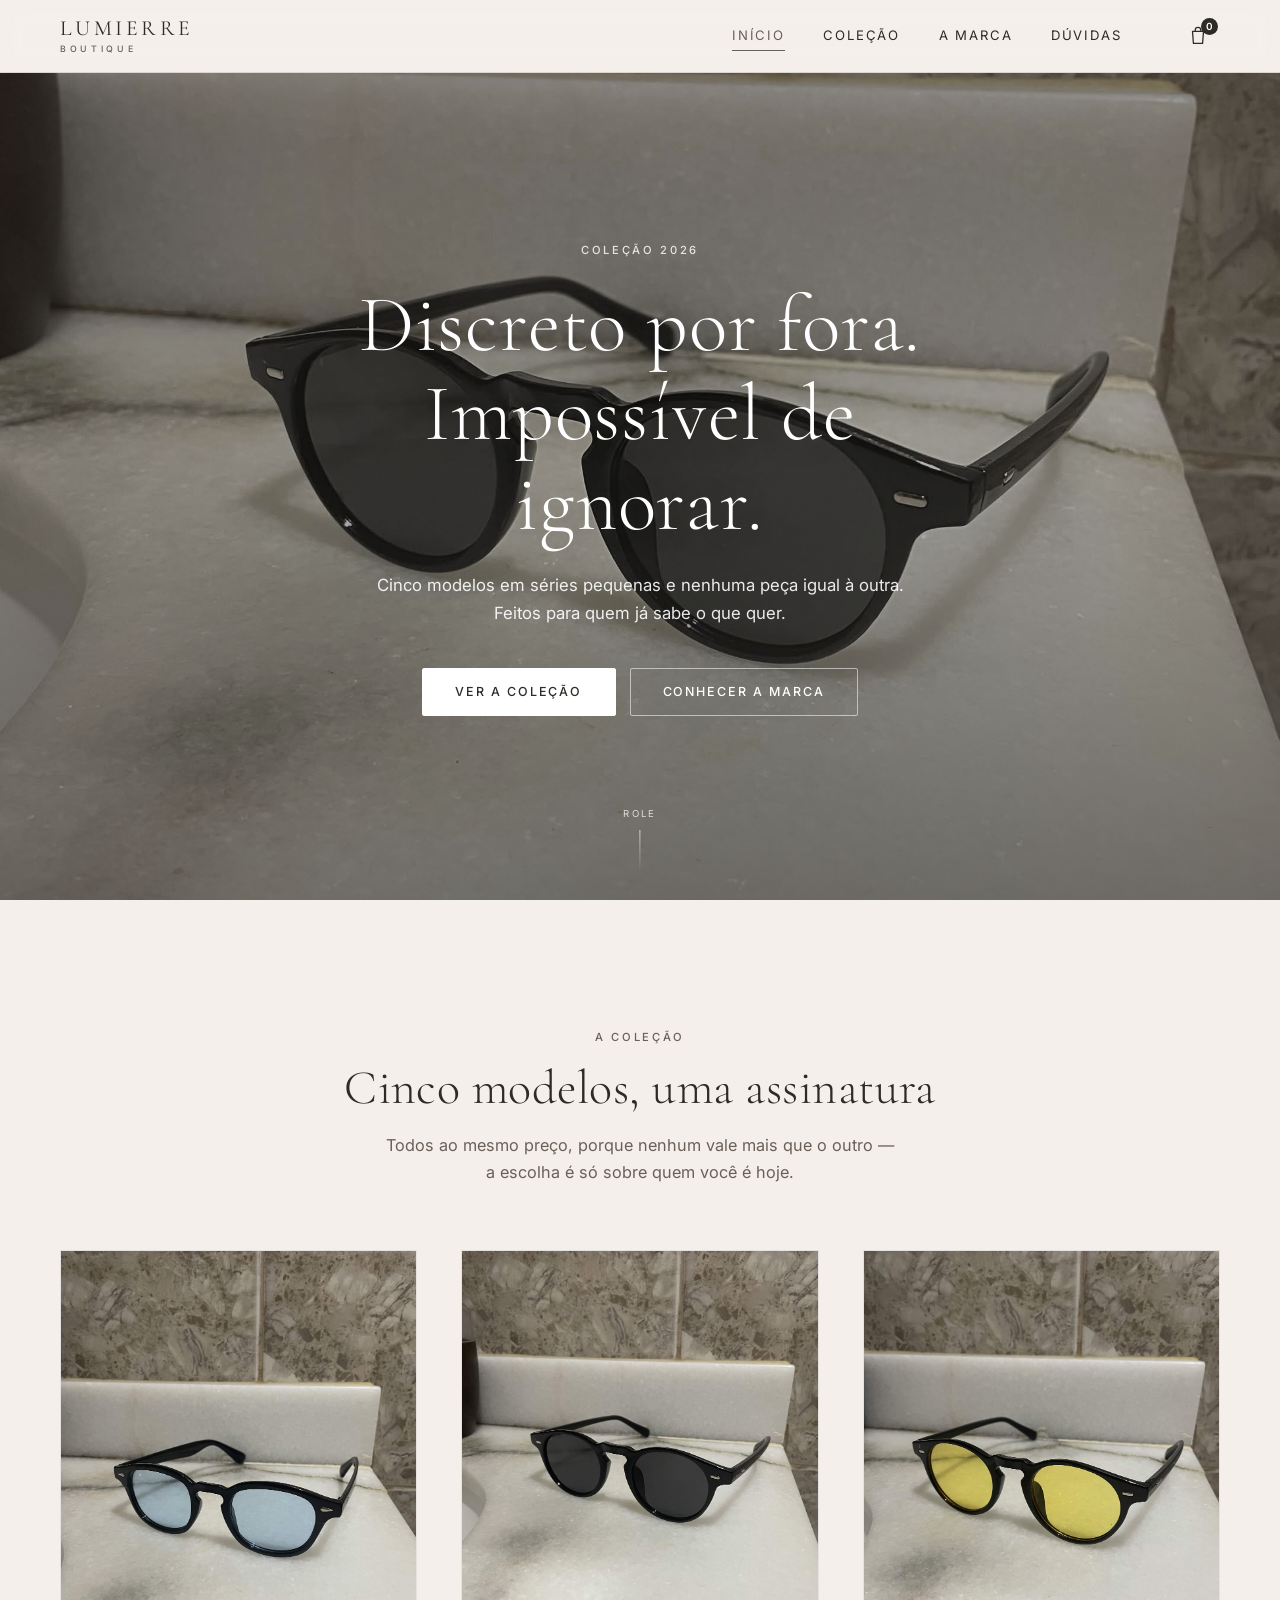
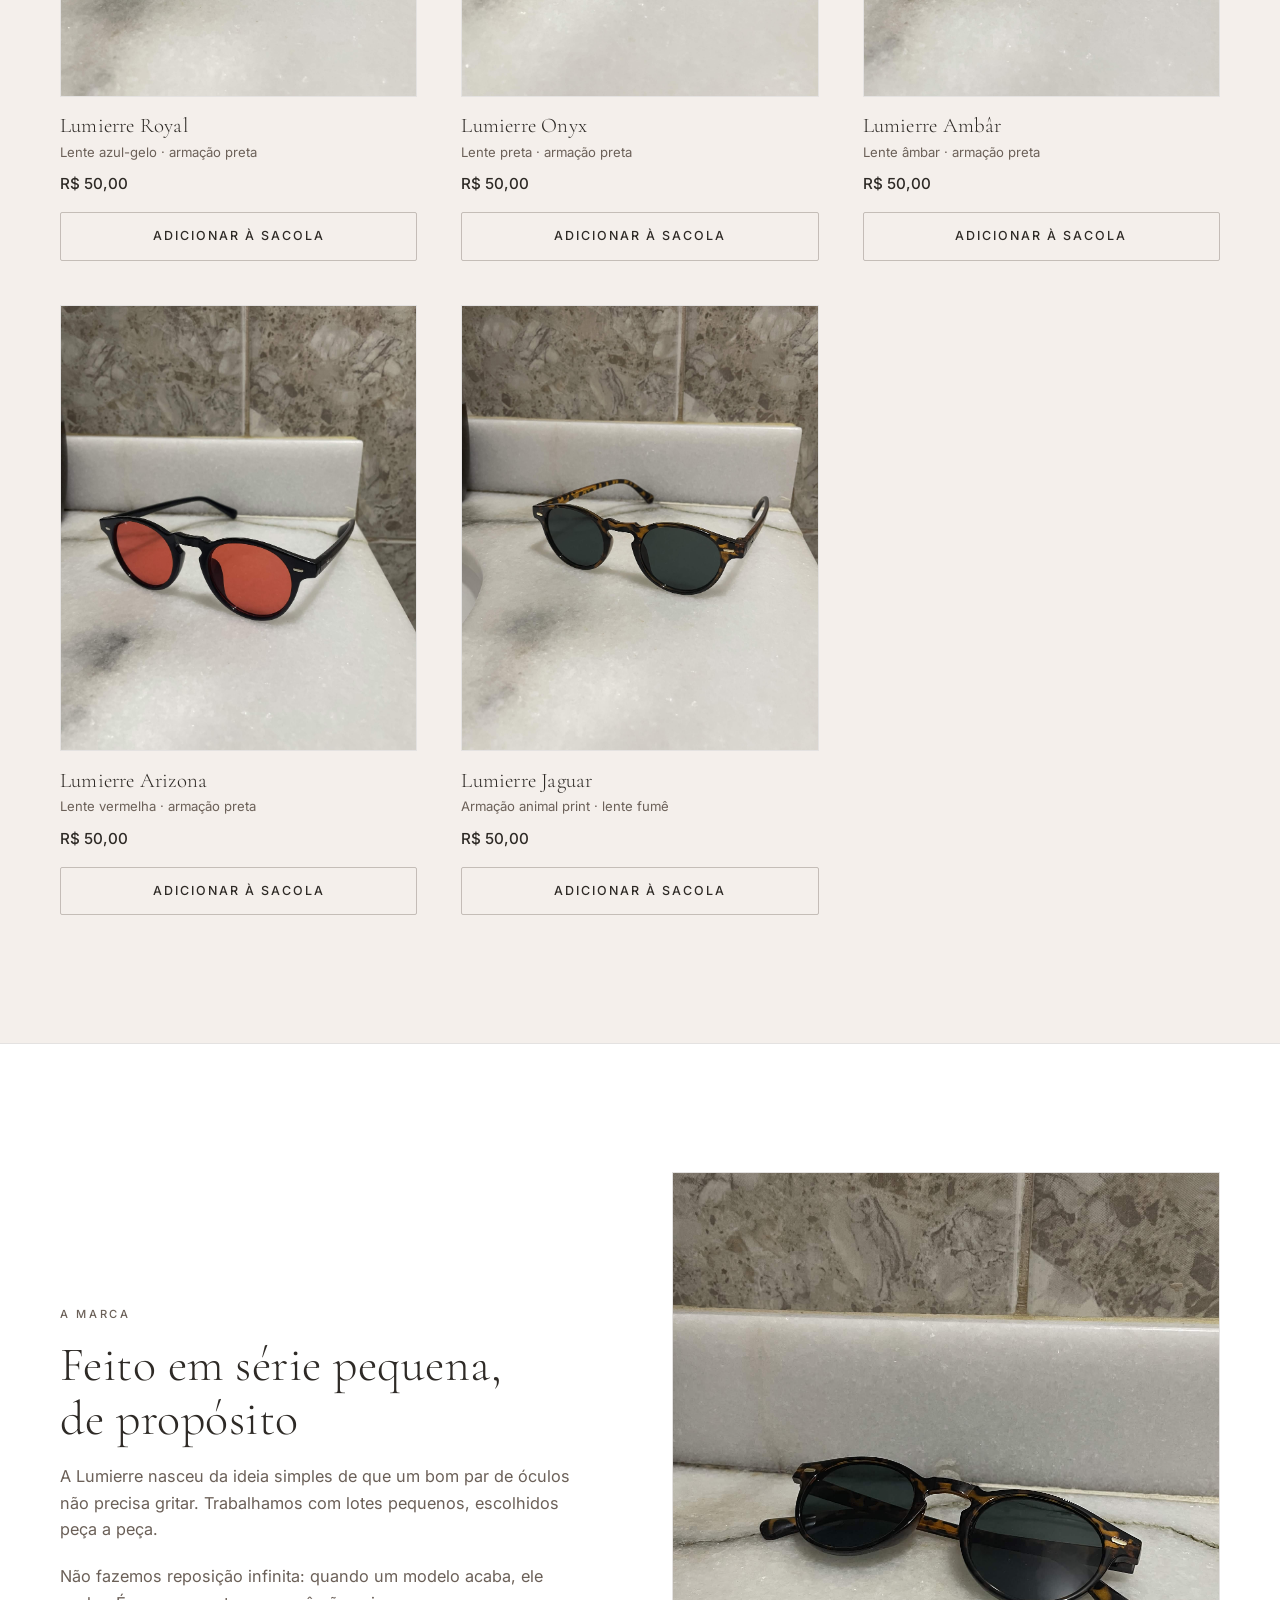
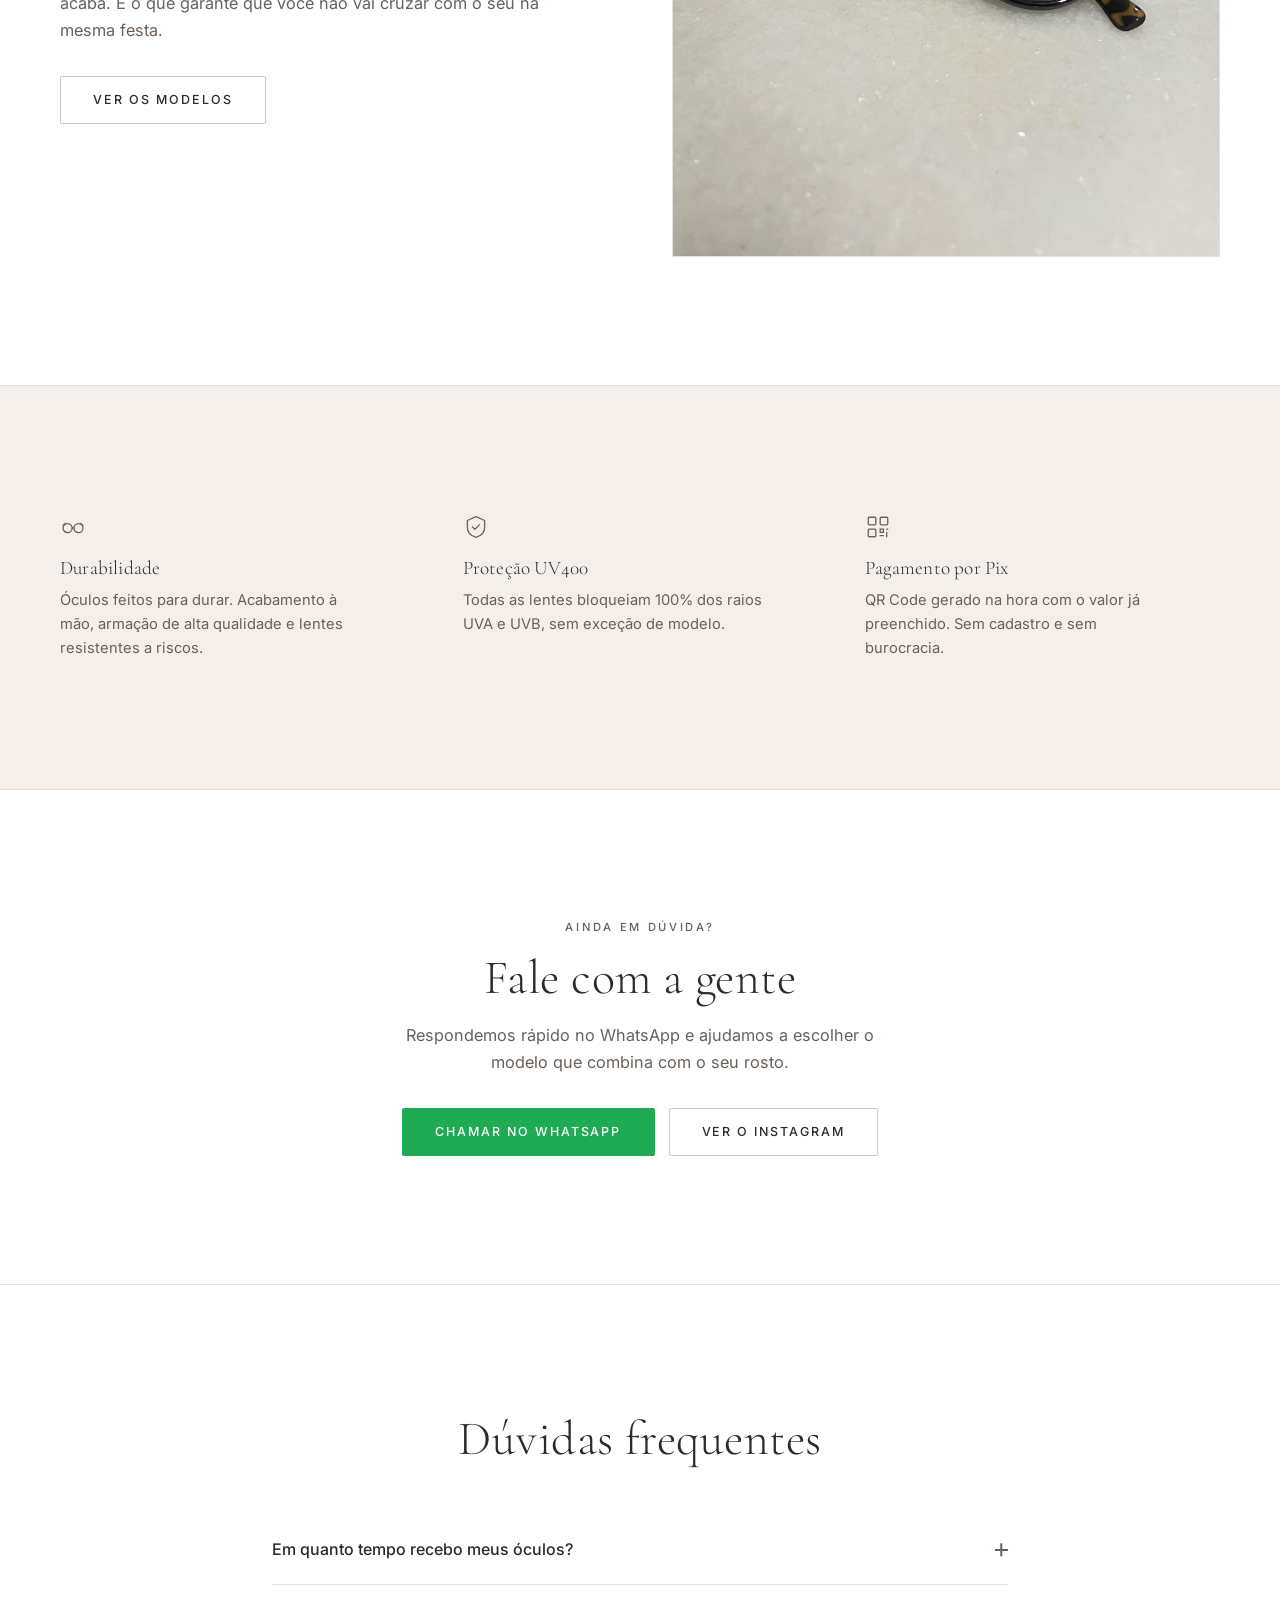
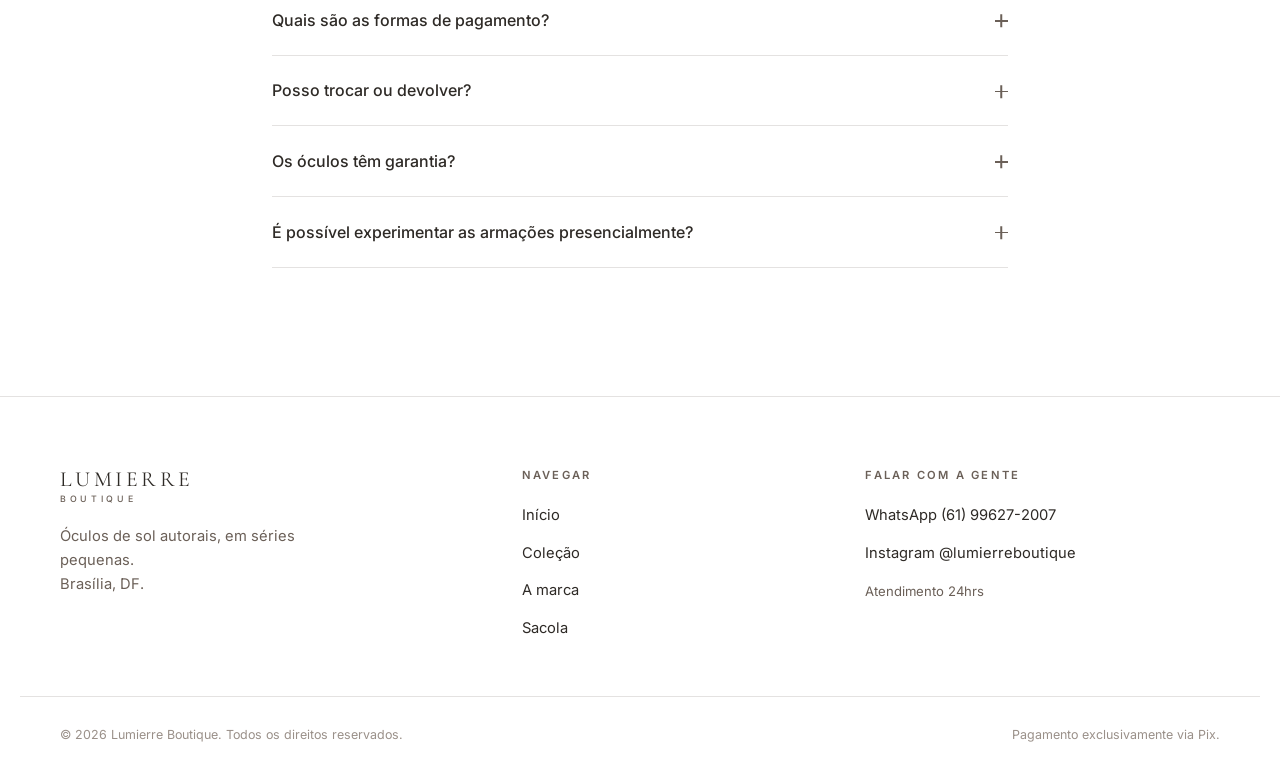
<file: Lumierre/index.html>
<!DOCTYPE html>
<html lang="pt-BR">
<head>
  <meta charset="UTF-8">
  <meta name="viewport" content="width=device-width, initial-scale=1">

  <title>Lumierre Boutique — Óculos de sol autorais</title>
  <meta name="description"
        content="Óculos de sol autorais em séries pequenas. Cinco modelos, acabamento à mão, pagamento via Pix. Brasília, DF.">
  <meta name="theme-color" content="#F4EFEB">

  <!-- Compartilhamento no WhatsApp e Instagram -->
  <meta property="og:type" content="website">
  <meta property="og:title" content="Lumierre Boutique — Óculos de sol autorais">
  <meta property="og:description"
        content="Cinco modelos em séries pequenas. Acabamento à mão. Pagamento via Pix.">
  <meta property="og:image" content="assets/preto1.jpg">
  <meta property="og:locale" content="pt_BR">

  <link rel="preconnect" href="https://fonts.googleapis.com">
  <link rel="preconnect" href="https://fonts.gstatic.com" crossorigin>
  <link href="https://fonts.googleapis.com/css2?family=Cormorant+Garamond:wght@300;400;500&family=Inter:wght@400;500;600&display=swap"
        rel="stylesheet">

  <link rel="stylesheet" href="css/base.css">
  <link rel="stylesheet" href="css/layout.css">
  <link rel="stylesheet" href="css/components.css">
</head>

<body>

  <header class="cabecalho" data-cabecalho></header>

  <main id="conteudo">

    <!-- ====================================================================
         HERO — vídeo em loop
         O vídeo é mudo e com playsinline; sem esses dois atributos o
         autoplay é bloqueado no iOS e no Android. O poster aparece
         instantaneamente enquanto o vídeo carrega.
         ==================================================================== -->
    <section class="hero">
      <div class="hero__midia">
        <video class="hero__video"
               autoplay muted loop playsinline
               preload="auto"
               poster="assets/preto1.jpg"
               aria-hidden="true"
               tabindex="-1"
               data-hero-video>
          <source src="assets/lumierre2_202608301848.mp4" type="video/mp4">
        </video>
      </div>

      <div class="hero__veu"></div>

      <div class="hero__conteudo">
        <p class="sobretitulo hero__sobretitulo">Coleção 2026</p>
        <h1 class="hero__titulo">Discreto por fora.<br>Impossível de ignorar.</h1>
        <p class="hero__texto">
          Cinco modelos em séries pequenas e nenhuma peça
          igual à outra. Feitos para quem já sabe o que quer.
        </p>
        <div class="hero__acoes">
          <a class="btn btn--claro" href="produtos.html">Ver a coleção</a>
          <a class="btn btn--contorno-claro" href="#sobre">Conhecer a marca</a>
        </div>
      </div>

      <div class="hero__rolar" aria-hidden="true">
        <span>Role</span>
        <span class="hero__rolar-linha"></span>
      </div>
    </section>


    <!-- ====================================================================
         COLEÇÃO
         ==================================================================== -->
    <section class="secao" aria-labelledby="colecao-titulo">
      <div class="container">
        <div class="centro" data-revelar>
          <p class="sobretitulo">A coleção</p>
          <h2 class="secao__titulo" id="colecao-titulo">Cinco modelos, uma assinatura</h2>
          <p class="secao__intro">
            Todos ao mesmo preço, porque nenhum vale mais que o outro — a
            escolha é só sobre quem você é hoje.
          </p>
        </div>

        <div class="grade-produtos" data-grade-produtos
             style="margin-top: clamp(2.5rem, 6vw, 4rem)"></div>
      </div>
    </section>


    <!-- ====================================================================
         SOBRE A MARCA
         ==================================================================== -->
    <section class="secao" id="sobre" aria-labelledby="sobre-titulo"
             style="background: var(--branco); border-block: 1px solid var(--linha)">
      <div class="container grade-dupla">
        <div data-revelar>
          <p class="sobretitulo">A marca</p>
          <h2 class="secao__titulo" id="sobre-titulo">Feito em série pequena,<br>de propósito</h2>
          <!-- [PLACEHOLDER] — trocar pelo texto real da marca -->
          <p class="secao__intro" style="margin-bottom: 1.25rem">
            A Lumierre nasceu da ideia simples de que um bom
            par de óculos não precisa gritar. Trabalhamos com lotes pequenos,
            escolhidos peça a peça.
          </p>
          <p class="secao__intro" style="margin-bottom: 2rem">
            Não fazemos reposição infinita: quando um modelo
            acaba, ele acaba. É o que garante que você não vai cruzar com o seu
            na mesma festa.
          </p>
          <a class="btn btn--secundario" href="produtos.html">Ver os modelos</a>
        </div>

        <div class="moldura" data-revelar>
          <img src="assets/jaguar2.jpg"
               alt="Óculos Lumierre Jaguar, com armação em acetato padrão tartaruga"
               loading="lazy" decoding="async">
        </div>
      </div>
    </section>


    <!-- ====================================================================
         DIFERENCIAIS
         ==================================================================== -->
    <section class="secao" aria-labelledby="diferenciais-titulo">
      <div class="container">
        <h2 class="sr-apenas" id="diferenciais-titulo">Por que comprar na Lumierre</h2>

        <div class="grade-tres">
          <div data-revelar>
            <svg class="diferencial__icone" viewBox="0 0 24 24" fill="none"
                 stroke="currentColor" stroke-width="1.2" aria-hidden="true">
              <circle cx="7" cy="13" r="4.2"/>
              <circle cx="17" cy="13" r="4.2"/>
              <path d="M11.2 13c.5-.6 1.1-.6 1.6 0M2.8 10.5 5 8.6M21.2 10.5 19 8.6"
                    stroke-linecap="round"/>
            </svg>
            <!-- [PLACEHOLDER] -->
            <h3 class="diferencial__titulo">Durabilidade</h3>
            <p class="diferencial__texto">
              Óculos feitos para durar. Acabamento à mão, armação de alta qualidade e lentes resistentes a riscos.
            </p>
          </div>

          <div data-revelar>
            <svg class="diferencial__icone" viewBox="0 0 24 24" fill="none"
                 stroke="currentColor" stroke-width="1.2" aria-hidden="true">
              <path d="M12 2.5 20 6v6c0 4.6-3.2 8.2-8 9.5-4.8-1.3-8-4.9-8-9.5V6l8-3.5z"
                    stroke-linejoin="round"/>
              <path d="m8.8 12 2.2 2.2 4.2-4.4" stroke-linecap="round" stroke-linejoin="round"/>
            </svg>
            <h3 class="diferencial__titulo">Proteção UV400</h3>
            <p class="diferencial__texto">
              Todas as lentes bloqueiam 100% dos raios UVA e
              UVB, sem exceção de modelo.
            </p>
          </div>

          <div data-revelar>
            <svg class="diferencial__icone" viewBox="0 0 24 24" fill="none"
                 stroke="currentColor" stroke-width="1.2" aria-hidden="true">
              <rect x="3" y="3" width="7" height="7" rx="1"/>
              <rect x="14" y="3" width="7" height="7" rx="1"/>
              <rect x="3" y="14" width="7" height="7" rx="1"/>
              <path d="M14 14h3v3h-3zM20 14h1M14 20h3M20 17v4" stroke-linecap="round"/>
            </svg>
            <h3 class="diferencial__titulo">Pagamento por Pix</h3>
            <p class="diferencial__texto">
              QR Code gerado na hora com o valor já
              preenchido. Sem cadastro e sem burocracia.
            </p>
          </div>
        </div>
      </div>
    </section>


    <!-- ====================================================================
         CHAMADA FINAL
         ==================================================================== -->
    <section class="secao" style="background: var(--branco); border-top: 1px solid var(--linha)">
      <div class="container centro" data-revelar>
        <p class="sobretitulo">Ainda em dúvida?</p>
        <h2 class="secao__titulo">Fale com a gente</h2>
        <p class="secao__intro" style="margin-bottom: 2rem">
          Respondemos rápido no WhatsApp e ajudamos a escolher o modelo que
          combina com o seu rosto.
        </p>
        <div class="hero__acoes">
          <a class="btn btn--whatsapp" data-link-whatsapp target="_blank" rel="noopener" href="#">
            Chamar no WhatsApp
          </a>
          <a class="btn btn--secundario" data-link-instagram target="_blank" rel="noopener" href="#">
            Ver o Instagram
          </a>
        </div>
      </div>
    </section>

  </main>

  <footer class="rodape" data-rodape></footer>

  <script src="js/config.js"></script>
  <script src="js/products.js"></script>
  <script src="js/cart.js"></script>
  <script src="js/ui.js"></script>
  <script>
    document.addEventListener('DOMContentLoaded', () => {
      renderizarGrade('[data-grade-produtos]');

      // Os links de contato saem do config.js, então existem em um lugar só
      const whats = document.querySelector('[data-link-whatsapp]');
      if (whats) {
        whats.href = linkWhatsApp('Olá! Vim pelo site da Lumierre e queria ajuda para escolher um modelo.');
      }
      const insta = document.querySelector('[data-link-instagram]');
      if (insta) insta.href = linkInstagram();
    });
  </script>
</body>
</html>
</file>
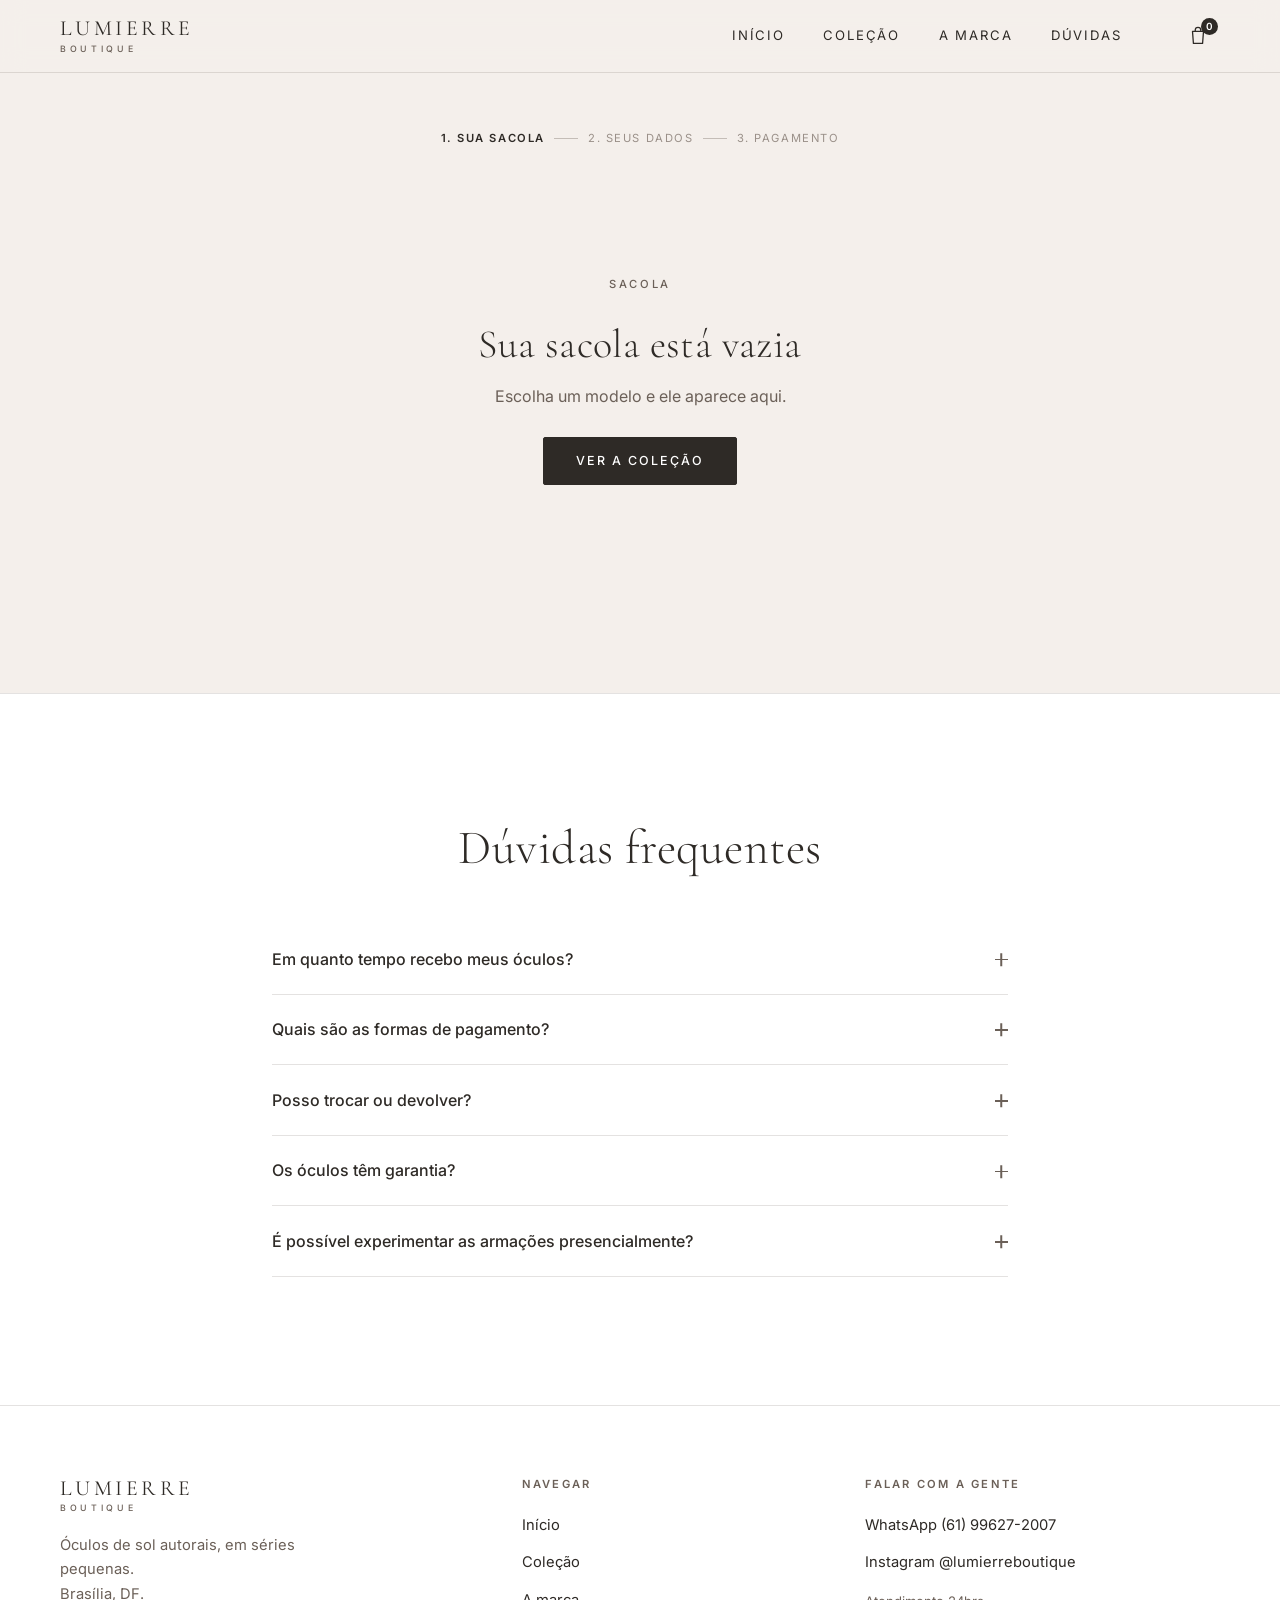
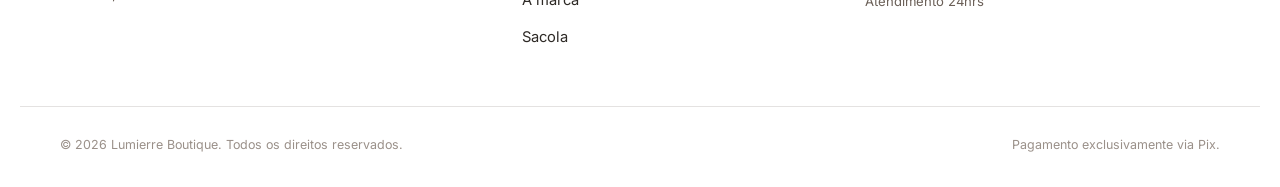
<file: Lumierre/carrinho.html>
<!DOCTYPE html>
<html lang="pt-BR">
<head>
  <meta charset="UTF-8">
  <meta name="viewport" content="width=device-width, initial-scale=1">

  <title>Sacola — Lumierre Boutique</title>
  <meta name="description" content="Finalize seu pedido na Lumierre Boutique. Pagamento via Pix.">
  <meta name="theme-color" content="#F4EFEB">
  <meta name="robots" content="noindex">

  <link rel="preconnect" href="https://fonts.googleapis.com">
  <link rel="preconnect" href="https://fonts.gstatic.com" crossorigin>
  <link href="https://fonts.googleapis.com/css2?family=Cormorant+Garamond:wght@300;400;500&family=Inter:wght@400;500;600&display=swap"
        rel="stylesheet">

  <link rel="stylesheet" href="css/base.css">
  <link rel="stylesheet" href="css/layout.css">
  <link rel="stylesheet" href="css/components.css">
</head>

<body>

  <header class="cabecalho" data-cabecalho></header>

  <main id="conteudo">
    <section class="secao" style="padding-top: clamp(2rem, 5vw, 3.5rem)">
      <div class="container">

        <!-- Indicador de etapas -->
        <div class="etapas" data-etapas>
          <span class="etapas__item etapas__item--ativa" data-etapa="sacola">1. Sua sacola</span>
          <span class="etapas__traco" aria-hidden="true"></span>
          <span class="etapas__item" data-etapa="dados">2. Seus dados</span>
          <span class="etapas__traco" aria-hidden="true"></span>
          <span class="etapas__item" data-etapa="pagamento">3. Pagamento</span>
        </div>


        <!-- ==============================================================
             ESTADO A — sacola vazia
             ============================================================== -->
        <div class="sacola__vazia" data-estado-vazio hidden>
          <p class="sobretitulo">Sacola</p>
          <h1 style="font-size: clamp(1.75rem, 4.5vw, 2.5rem); margin-bottom: 1rem">
            Sua sacola está vazia
          </h1>
          <p>Escolha um modelo e ele aparece aqui.</p>
          <a class="btn btn--primario" href="produtos.html">Ver a coleção</a>
        </div>


        <!-- ==============================================================
             ESTADO B — sacola com itens + formulário
             ============================================================== -->
        <div data-estado-sacola hidden>
          <h1 class="sr-apenas">Sua sacola</h1>

          <div class="sacola">

            <!-- Itens -->
            <div>
              <h2 class="painel__titulo" style="margin-bottom: 0.5rem">
                Itens do pedido
              </h2>
              <div data-lista-sacola></div>

              <a class="link-texto" href="produtos.html"
                 style="display: inline-block; margin-top: 1.75rem">
                &larr; Continuar escolhendo
              </a>
            </div>

            <!-- Resumo + dados do cliente -->
            <div class="sacola__resumo">
              <div class="painel">
                <h2 class="painel__titulo">Resumo</h2>

                <div class="linha-total">
                  <span data-resumo-qtd>0 itens</span>
                  <span data-resumo-subtotal>R$ 0,00</span>
                </div>
                <div class="linha-total">
                  <span>Entrega</span>
                  <span>a combinar</span>
                </div>
                <div class="linha-total linha-total--destaque">
                  <span>Total</span>
                  <span data-resumo-total>R$ 0,00</span>
                </div>

                <hr style="border: none; border-top: 1px solid var(--linha); margin-block: 1.75rem">

                <h2 class="painel__titulo">Seus dados</h2>

                <form data-form-checkout novalidate>
                  <div class="campo">
                    <label class="campo__rotulo" for="nome">Nome completo</label>
                    <input class="campo__entrada" id="nome" name="nome"
                           type="text" autocomplete="name" required
                           placeholder="Como podemos te chamar">
                    <span class="campo__erro" data-erro="nome"></span>
                  </div>

                  <div class="campo">
                    <label class="campo__rotulo" for="whatsapp">WhatsApp</label>
                    <input class="campo__entrada" id="whatsapp" name="whatsapp"
                           type="tel" inputmode="tel" autocomplete="tel" required
                           placeholder="(61) 99999-9999">
                    <span class="campo__dica">É por aqui que combinamos a entrega.</span>
                    <span class="campo__erro" data-erro="whatsapp"></span>
                  </div>

                  <div class="campo">
                    <label class="campo__rotulo" for="email">E-mail</label>
                    <input class="campo__entrada" id="email" name="email"
                           type="email" inputmode="email" autocomplete="email" required
                           placeholder="voce@email.com">
                    <span class="campo__erro" data-erro="email"></span>
                  </div>

                  <div class="campo">
                    <label class="campo__rotulo" for="observacao">
                      Observação <span style="text-transform: none; letter-spacing: 0">(opcional)</span>
                    </label>
                    <textarea class="campo__entrada" id="observacao" name="observacao"
                              placeholder="Bairro para entrega, ponto de referência, presente..."></textarea>
                  </div>

                  <div class="campo-check">
                    <input type="checkbox" id="consentimento" name="consentimento" required>
                    <label for="consentimento">
                      Autorizo a Lumierre Boutique a usar meu WhatsApp e e-mail
                      para tratar deste pedido. Não repassamos seus dados a
                      terceiros e você pode pedir a exclusão a qualquer momento.
                    </label>
                  </div>
                  <span class="campo__erro" data-erro="consentimento"
                        style="display: block; margin-top: -1rem; margin-bottom: 1rem"></span>

                  <div class="aviso aviso--erro" data-erro-geral hidden></div>

                  <button class="btn btn--primario btn--bloco" type="submit" data-btn-gerar>
                    Gerar Pix e finalizar
                  </button>

                  <p class="campo__dica" style="text-align: center; margin-top: 0.875rem">
                    <span data-aviso-entrega></span>
                  </p>
                </form>
              </div>
            </div>

          </div>
        </div>


        <!-- ==============================================================
             ESTADO C — pagamento via Pix
             ============================================================== -->
        <div data-estado-pagamento hidden>
          <div style="max-width: 34rem; margin-inline: auto">
            <div class="painel pix">

              <p class="sobretitulo">Pedido registrado</p>
              <h1 style="font-size: clamp(1.5rem, 4vw, 2rem); margin-bottom: 1.75rem">
                Falta só o pagamento
              </h1>

              <p class="pix__valor" data-pix-valor>R$ 0,00</p>
              <p class="pix__recebedor">
                para <strong data-pix-nome></strong>
              </p>

              <div class="pix__qr" data-pix-qr>
                <canvas data-pix-canvas aria-label="QR Code do Pix"></canvas>
              </div>

              <div class="aviso aviso--erro" data-pix-erro hidden></div>

              <label class="campo__rotulo" style="text-align: left" for="pix-codigo">
                Ou use o Pix Copia e Cola
              </label>
              <textarea class="pix__codigo" id="pix-codigo" data-pix-codigo
                        readonly rows="4"
                        aria-label="Código Pix Copia e Cola"></textarea>

              <div class="pix__acoes">
                <button class="btn btn--primario btn--bloco" type="button" data-btn-copiar>
                  Copiar código Pix
                </button>
                <a class="btn btn--whatsapp btn--bloco" data-btn-whatsapp
                   target="_blank" rel="noopener" href="#">
                  Enviar comprovante no WhatsApp
                </a>
              </div>

              <div class="aviso aviso--info" style="text-align: left">
                O site não confirma o pagamento sozinho. Depois de pagar,
                mande o comprovante no WhatsApp para a gente liberar a entrega.
              </div>

              <div class="pix__passos">
                <p class="pix__passo">Abra o app do seu banco e escolha pagar com Pix.</p>
                <p class="pix__passo">Escaneie o QR Code acima ou cole o código copiado.</p>
                <p class="pix__passo">Confira o valor e o nome do recebedor antes de confirmar.</p>
                <p class="pix__passo">Envie o comprovante no WhatsApp e combinamos a entrega.</p>
              </div>

              <p class="pix__txid">
                Código do pedido: <strong data-pix-txid></strong><br>
                Guarde este código — é por ele que localizamos seu pagamento.
              </p>

              <p style="margin-top: 1.75rem">
                <a class="link-texto" href="produtos.html">Voltar para a coleção</a>
              </p>

            </div>
          </div>
        </div>

      </div>
    </section>
  </main>

  <footer class="rodape" data-rodape></footer>

  <script src="js/config.js"></script>
  <script src="js/products.js"></script>
  <script src="js/cart.js"></script>
  <script src="js/pix.js"></script>
  <script src="js/qrcode.js"></script>
  <script src="js/ui.js"></script>
  <script src="js/checkout.js"></script>
</body>
</html>
</file>
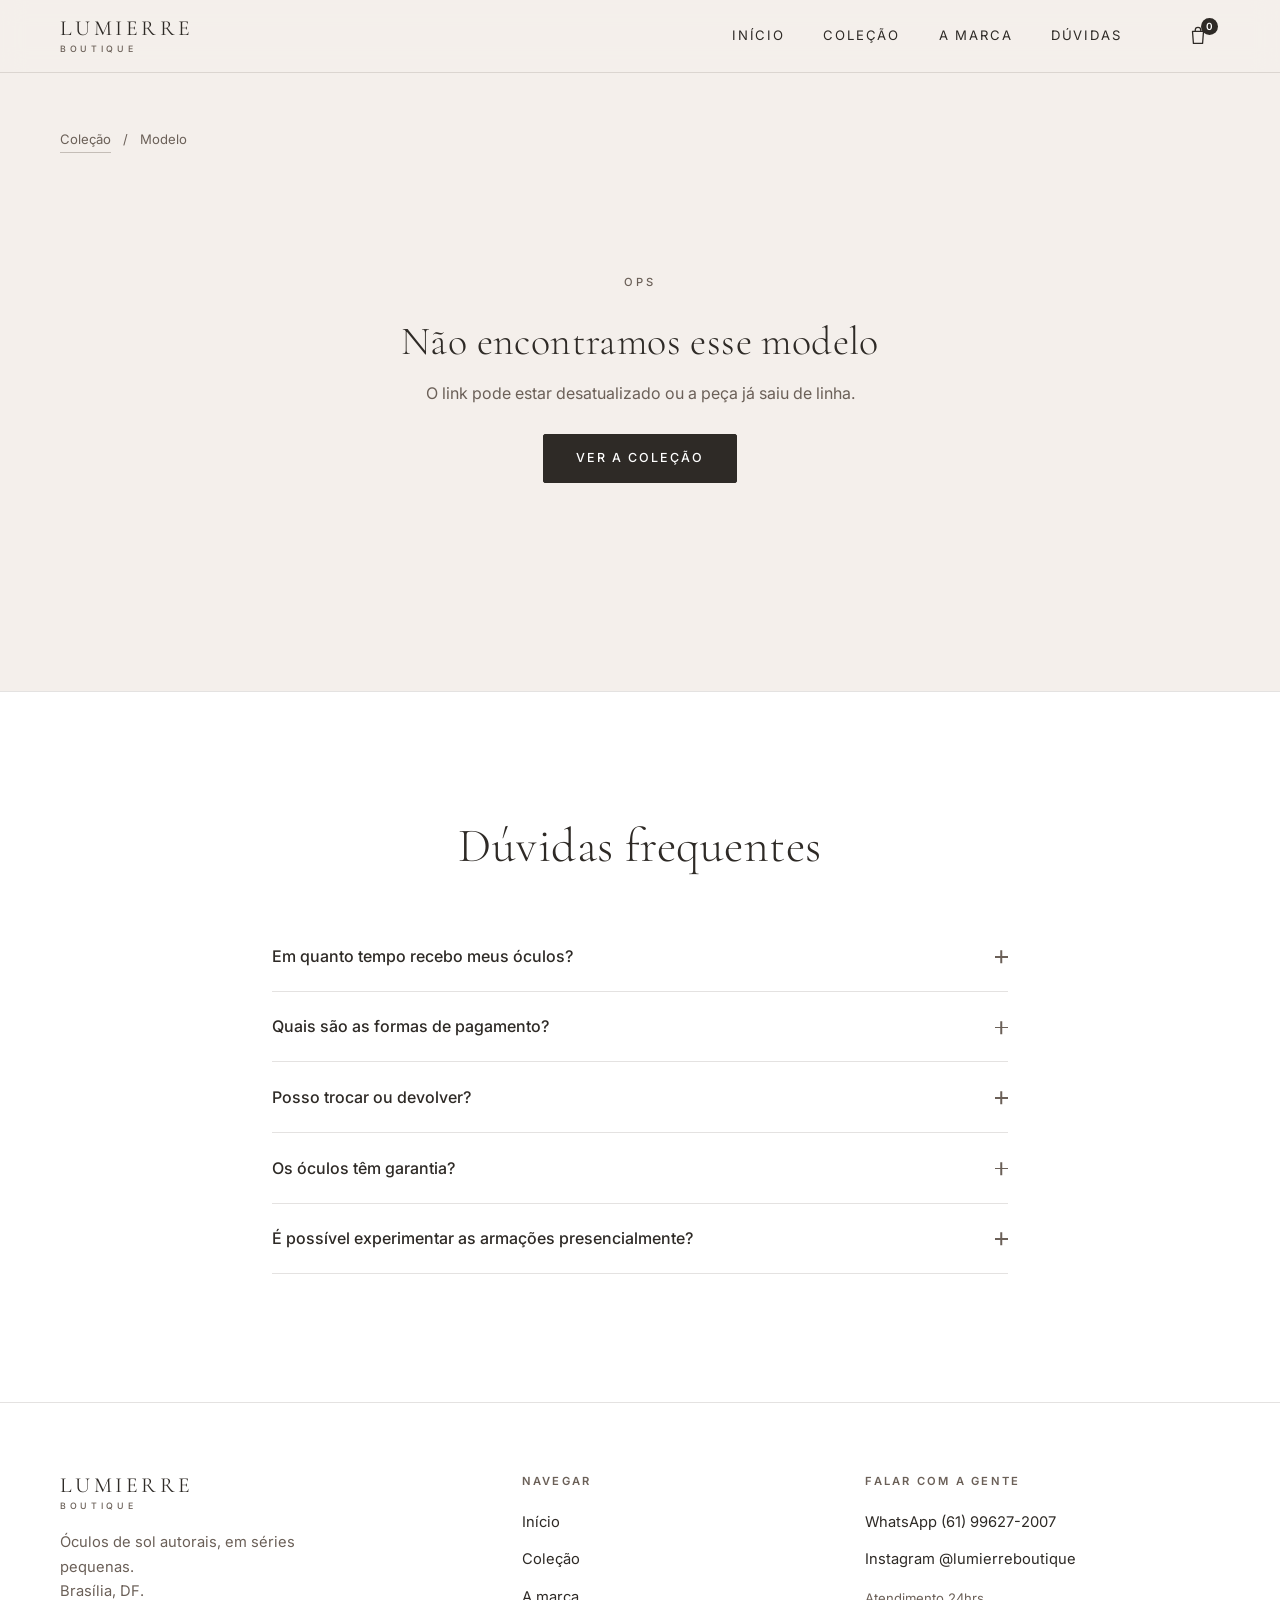
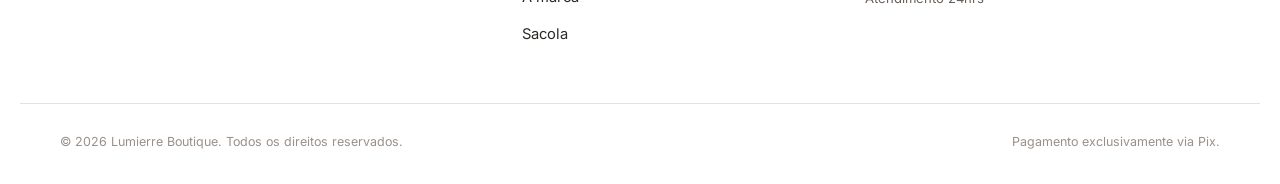
<file: Lumierre/produto.html>
<!DOCTYPE html>
<html lang="pt-BR">
<head>
  <meta charset="UTF-8">
  <meta name="viewport" content="width=device-width, initial-scale=1">

  <title>Modelo — Lumierre Boutique</title>
  <meta name="description" content="Detalhes do modelo. Lumierre Boutique — óculos de sol autorais.">
  <meta name="theme-color" content="#F4EFEB">
  <meta property="og:type" content="product">
  <meta property="og:locale" content="pt_BR">

  <link rel="preconnect" href="https://fonts.googleapis.com">
  <link rel="preconnect" href="https://fonts.gstatic.com" crossorigin>
  <link href="https://fonts.googleapis.com/css2?family=Cormorant+Garamond:wght@300;400;500&family=Inter:wght@400;500;600&display=swap"
        rel="stylesheet">

  <link rel="stylesheet" href="css/base.css">
  <link rel="stylesheet" href="css/layout.css">
  <link rel="stylesheet" href="css/components.css">
</head>

<body>

  <header class="cabecalho" data-cabecalho></header>

  <main id="conteudo">
    <section class="secao" style="padding-top: clamp(2rem, 5vw, 3.5rem)">
      <div class="container">

        <!-- Trilha de navegação -->
        <nav aria-label="Você está aqui"
             style="margin-bottom: clamp(1.5rem, 4vw, 2.5rem); font-size: 0.82rem; color: var(--taupe)">
          <a class="link-texto" href="produtos.html">Coleção</a>
          <span aria-hidden="true" style="margin-inline: 0.5rem">/</span>
          <span data-trilha-nome>Modelo</span>
        </nav>

        <!-- Preenchido por js/pagina-produto.js -->
        <div data-produto-detalhe></div>

      </div>
    </section>

    <!-- Outros modelos -->
    <section class="secao" data-secao-relacionados hidden
             style="background: var(--branco); border-top: 1px solid var(--linha)">
      <div class="container">
        <div class="centro" style="margin-bottom: clamp(2.5rem, 6vw, 3.5rem)">
          <p class="sobretitulo">Continue olhando</p>
          <h2 class="secao__titulo">Outros modelos</h2>
        </div>
        <div class="grade-produtos" data-grade-relacionados></div>
      </div>
    </section>

  </main>

  <footer class="rodape" data-rodape></footer>

  <script src="js/config.js"></script>
  <script src="js/products.js"></script>
  <script src="js/cart.js"></script>
  <script src="js/ui.js"></script>
  <script src="js/pagina-produto.js"></script>
</body>
</html>
</file>
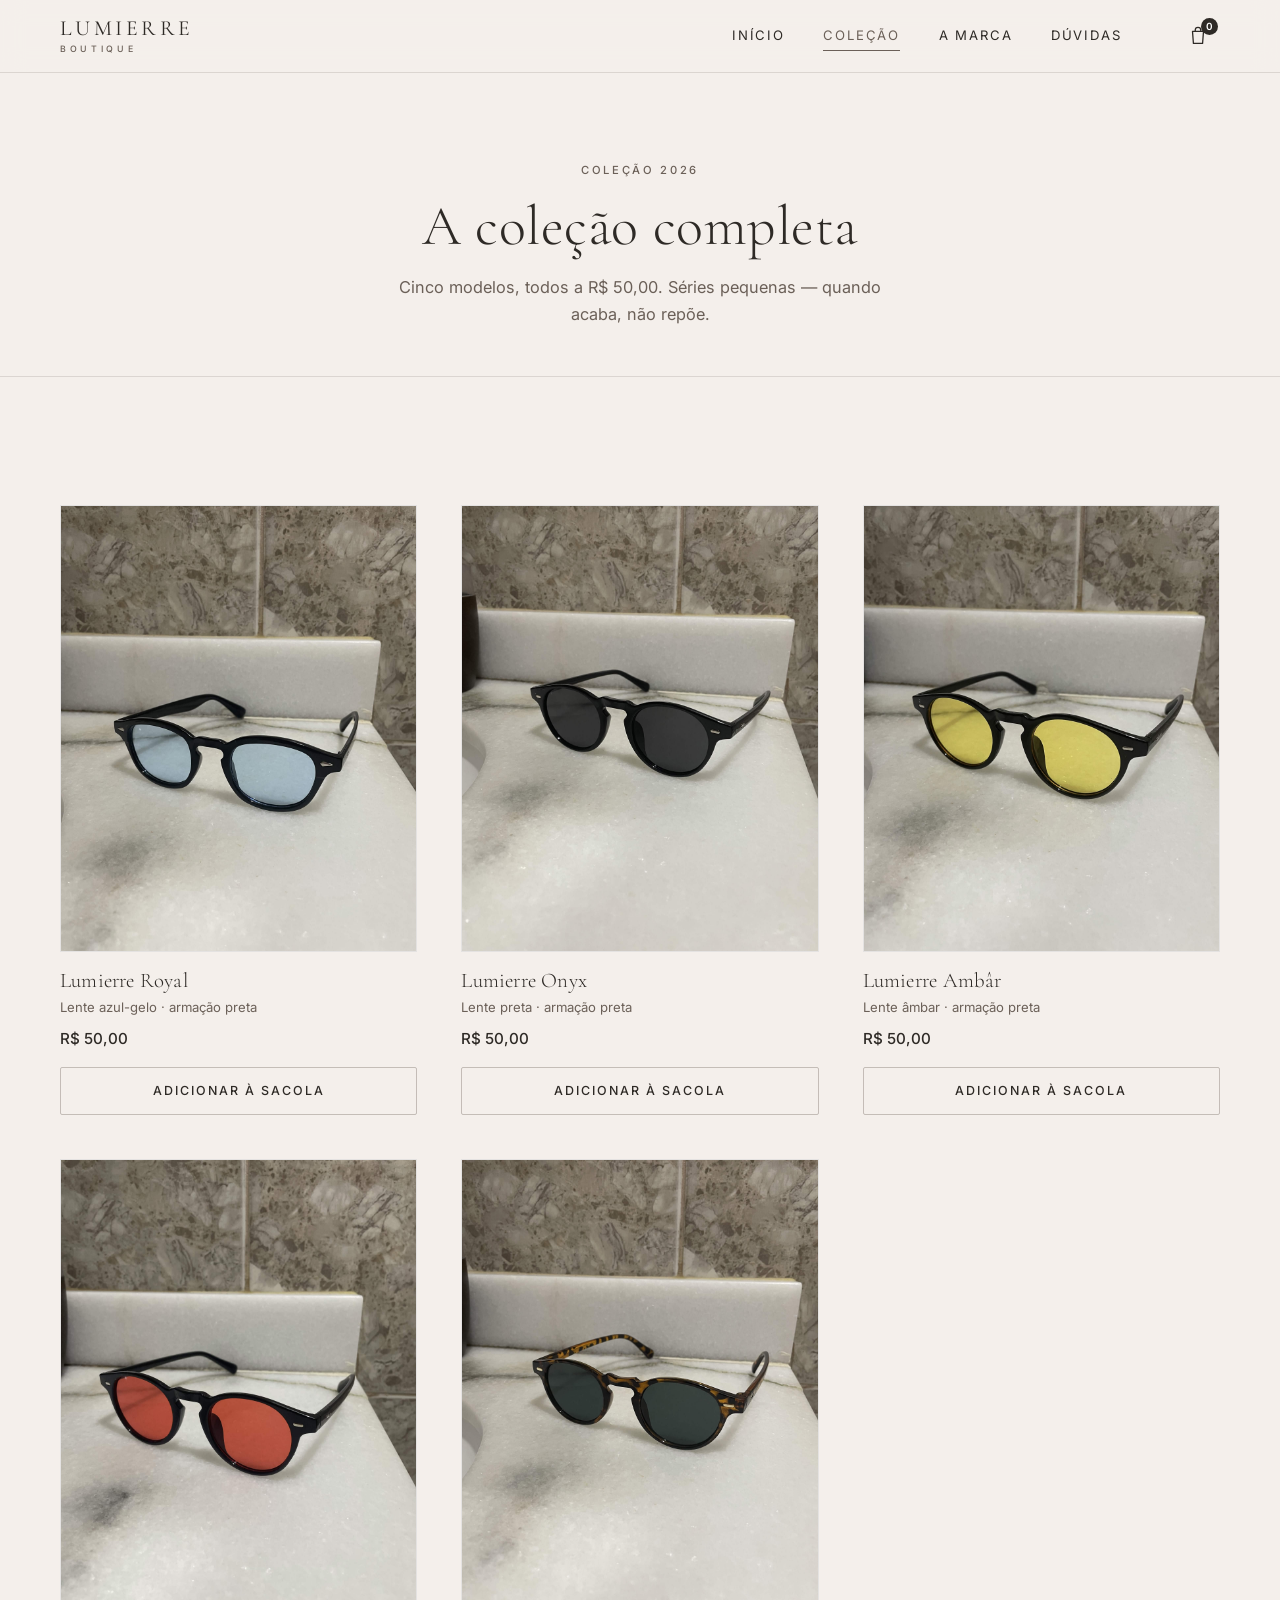
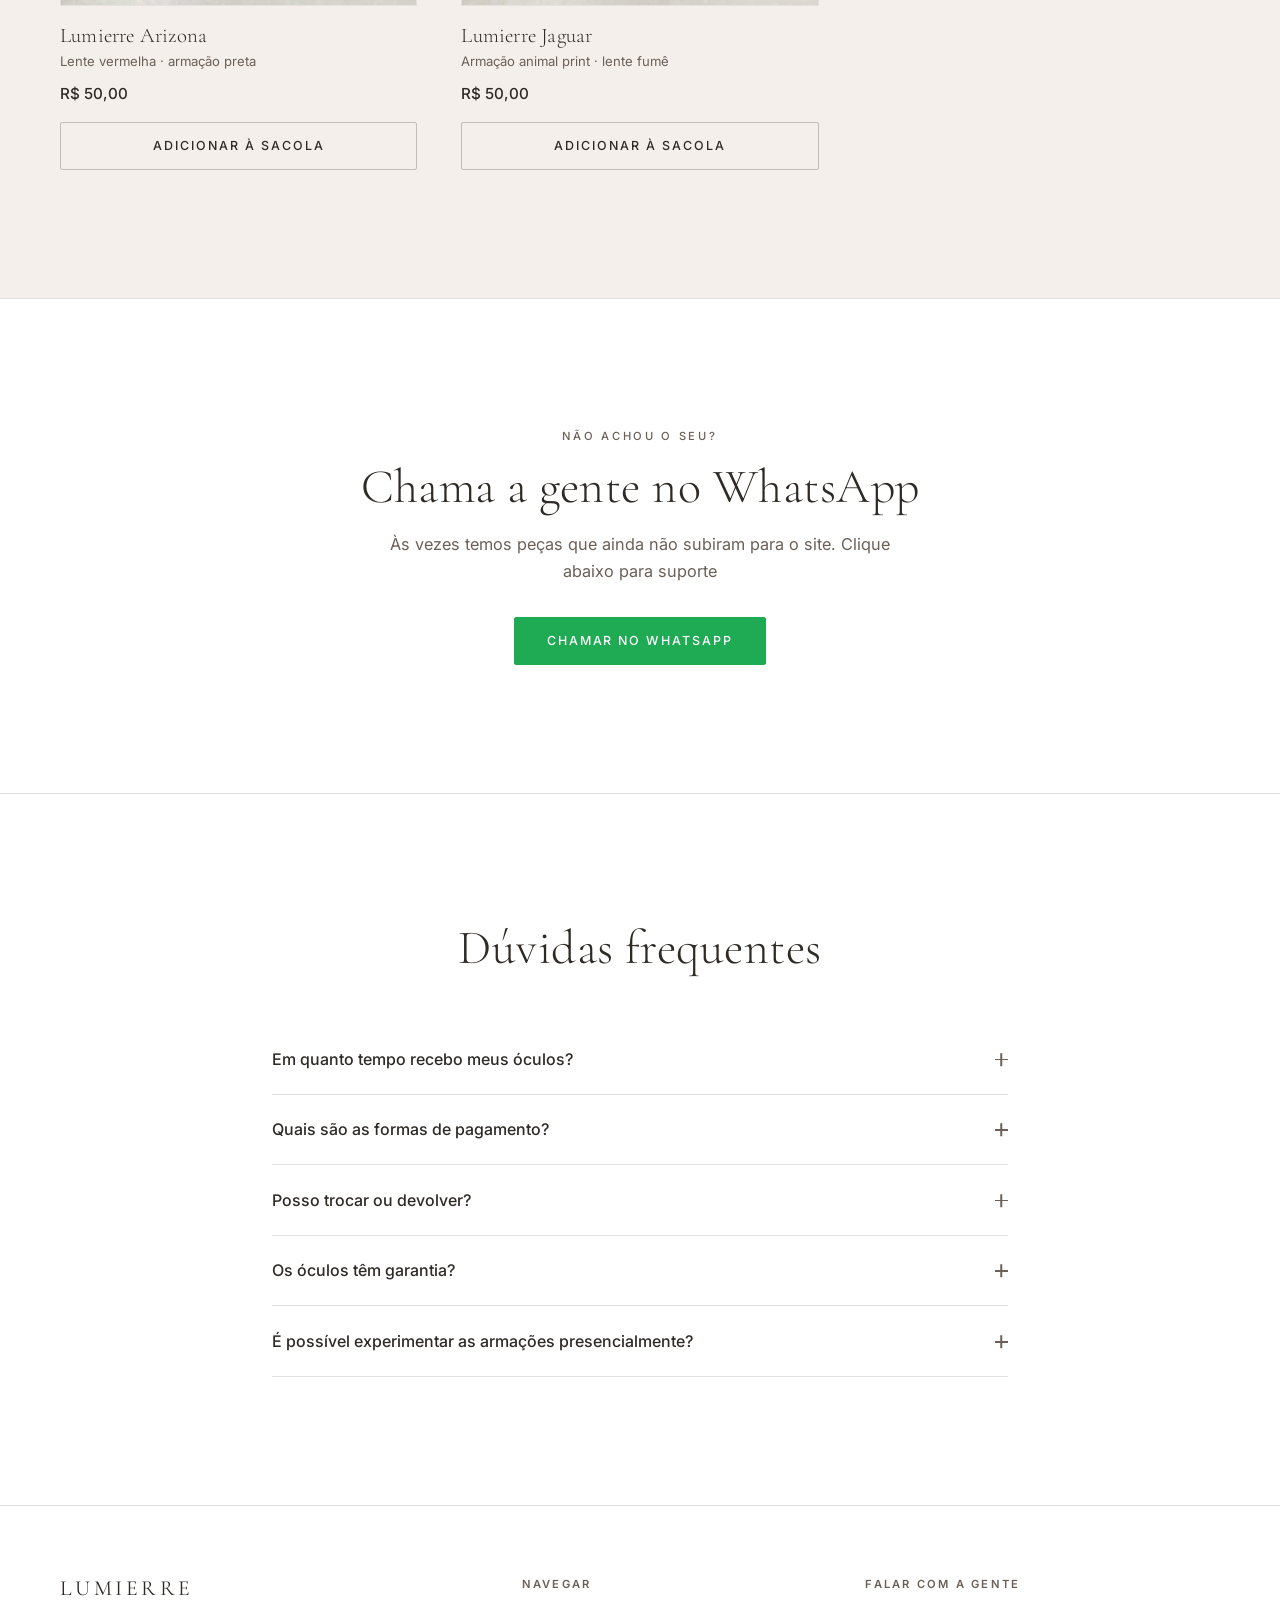
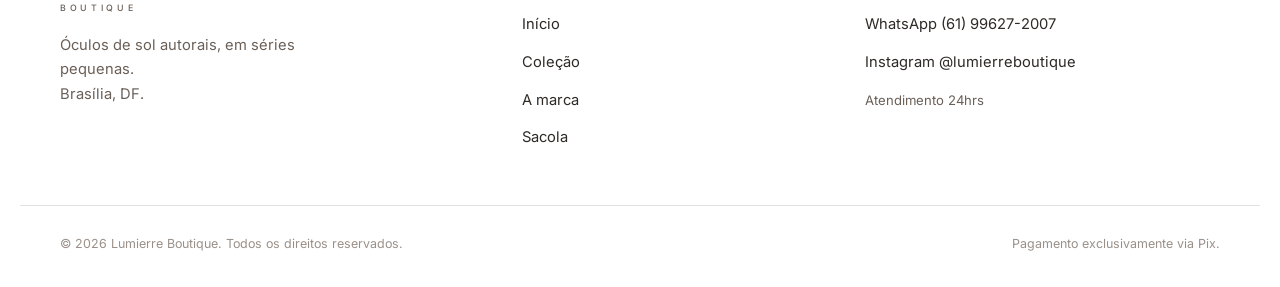
<file: Lumierre/produtos.html>
<!DOCTYPE html>
<html lang="pt-BR">
<head>
  <meta charset="UTF-8">
  <meta name="viewport" content="width=device-width, initial-scale=1">

  <title>Coleção — Lumierre Boutique</title>
  <meta name="description"
        content="Os cinco modelos da Lumierre Boutique. Séries pequenas, acabamento à mão, pagamento via Pix.">
  <meta name="theme-color" content="#F4EFEB">

  <meta property="og:type" content="website">
  <meta property="og:title" content="Coleção — Lumierre Boutique">
  <meta property="og:description" content="Cinco modelos em séries pequenas. Acabamento à mão.">
  <meta property="og:image" content="assets/azul1.jpg">
  <meta property="og:locale" content="pt_BR">

  <link rel="preconnect" href="https://fonts.googleapis.com">
  <link rel="preconnect" href="https://fonts.gstatic.com" crossorigin>
  <link href="https://fonts.googleapis.com/css2?family=Cormorant+Garamond:wght@300;400;500&family=Inter:wght@400;500;600&display=swap"
        rel="stylesheet">

  <link rel="stylesheet" href="css/base.css">
  <link rel="stylesheet" href="css/layout.css">
  <link rel="stylesheet" href="css/components.css">
</head>

<body>

  <header class="cabecalho" data-cabecalho></header>

  <main id="conteudo">

    <section class="hero-pagina">
      <div class="container centro">
        <p class="sobretitulo">Coleção 2026</p>
        <h1 style="font-size: clamp(2.25rem, 5.5vw, 3.5rem)">A coleção completa</h1>
        <p class="secao__intro" style="margin-top: 1rem">
          Cinco modelos, todos a <span data-preco-unitario>R$ 50,00</span>.
          Séries pequenas — quando acaba, não repõe.
        </p>
      </div>
    </section>

    <section class="secao">
      <div class="container">
        <div class="grade-produtos" data-grade-produtos></div>
      </div>
    </section>

    <section class="secao" style="background: var(--branco); border-top: 1px solid var(--linha)">
      <div class="container centro" data-revelar>
        <p class="sobretitulo">Não achou o seu?</p>
        <h2 class="secao__titulo">Chama a gente no WhatsApp</h2>
        <p class="secao__intro" style="margin-bottom: 2rem">
          Às vezes temos peças que ainda não subiram para o site. Clique abaixo para suporte
        </p>
        <a class="btn btn--whatsapp" data-link-whatsapp target="_blank" rel="noopener" href="#">
          Chamar no WhatsApp
        </a>
      </div>
    </section>

  </main>

  <footer class="rodape" data-rodape></footer>

  <script src="js/config.js"></script>
  <script src="js/products.js"></script>
  <script src="js/cart.js"></script>
  <script src="js/ui.js"></script>
  <script>
    document.addEventListener('DOMContentLoaded', () => {
      renderizarGrade('[data-grade-produtos]');

      const preco = document.querySelector('[data-preco-unitario]');
      if (preco) preco.textContent = formatarPreco(PRECO_UNITARIO);

      const whats = document.querySelector('[data-link-whatsapp]');
      if (whats) {
        whats.href = linkWhatsApp('Olá! Vi a coleção no site e queria saber se tem outros modelos disponíveis.');
      }
    });
  </script>
</body>
</html>
</file>
<file: Lumierre/css/base.css>
/* ==========================================================================
   LUMIERRE BOUTIQUE — Base
   Reset, variáveis da marca, tipografia e utilitários.
   ========================================================================== */

/* --------------------------------------------------------------------------
   Variáveis da marca
   --------------------------------------------------------------------------
   A paleta oficial é #F4EFEB, #6B6058 e #FFFFFF.

   Uma observação sobre --tinta: o taupe (#6B6058) sobre o areia (#F4EFEB)
   atinge só ~3.4:1 de contraste, abaixo do mínimo de 4.5:1 recomendado para
   texto corrido — em celular, no sol, fica cansativo de ler. Por isso o taupe
   é usado em títulos, bordas, detalhes e texto secundário, enquanto o texto
   longo usa --tinta, que é o MESMO tom levado ao escuro. Visualmente continua
   sendo a mesma paleta; só não sacrifica a legibilidade.
   -------------------------------------------------------------------------- */
:root {
  /* Cores da marca */
  --areia: #f4efeb;
  --taupe: #6b6058;
  --branco: #ffffff;
  --tinta: #2e2a26;

  /* Derivadas, para sombras e divisórias suaves */
  --areia-escura: #e8e0d9;
  --taupe-claro: #9a9089;
  --linha: rgba(107, 96, 88, 0.18);
  --linha-forte: rgba(107, 96, 88, 0.35);
  --sombra: 0 1px 2px rgba(46, 42, 38, 0.04), 0 8px 24px rgba(46, 42, 38, 0.06);
  --sombra-alta: 0 2px 4px rgba(46, 42, 38, 0.06), 0 18px 48px rgba(46, 42, 38, 0.12);

  /* Tipografia */
  --fonte-display: 'Cormorant Garamond', 'Times New Roman', Georgia, serif;
  --fonte-corpo: 'Inter', -apple-system, BlinkMacSystemFont, 'Segoe UI',
    Roboto, 'Helvetica Neue', Arial, sans-serif;

  /* Espaçamento */
  --espaco-secao: clamp(4rem, 10vw, 8rem);
  --largura-max: 1240px;
  --gutter: clamp(1.25rem, 4vw, 2.5rem);

  /* Movimento */
  --transicao: 260ms cubic-bezier(0.4, 0, 0.2, 1);

  /* Altura real do cabeçalho, medida por ui.js e usada pelo hero.
     O valor aqui é só o palpite inicial, para o layout não pular. */
  --altura-cabecalho: 73px;
}


/* --------------------------------------------------------------------------
   Reset
   -------------------------------------------------------------------------- */
*,
*::before,
*::after {
  box-sizing: border-box;
}

* {
  margin: 0;
}

html {
  -webkit-text-size-adjust: 100%;
  scroll-behavior: smooth;
}

body {
  min-height: 100vh;
  background-color: var(--areia);
  color: var(--tinta);
  font-family: var(--fonte-corpo);
  font-size: 1rem;
  line-height: 1.65;
  font-weight: 400;
  -webkit-font-smoothing: antialiased;
  -moz-osx-font-smoothing: grayscale;
  /* Trava a rolagem horizontal: nenhuma página deve rolar de lado */
  overflow-x: hidden;
}

img,
picture,
video,
canvas,
svg {
  display: block;
  max-width: 100%;
}

img,
video {
  height: auto;
}

input,
button,
textarea,
select {
  font: inherit;
  color: inherit;
}

button {
  cursor: pointer;
  background: none;
  border: none;
  padding: 0;
}

ul,
ol {
  list-style: none;
  padding: 0;
}

a {
  color: inherit;
  text-decoration: none;
}

p,
h1,
h2,
h3,
h4 {
  overflow-wrap: break-word;
}


/* --------------------------------------------------------------------------
   Tipografia
   -------------------------------------------------------------------------- */
h1,
h2,
h3,
h4 {
  font-family: var(--fonte-display);
  font-weight: 300;
  line-height: 1.12;
  letter-spacing: 0.01em;
  color: var(--tinta);
}

h1 {
  font-size: clamp(2.75rem, 7vw, 5rem);
}

h2 {
  font-size: clamp(2rem, 4.5vw, 3rem);
}

h3 {
  font-size: clamp(1.25rem, 2.4vw, 1.6rem);
}

.sobretitulo {
  font-family: var(--fonte-corpo);
  font-size: 0.7rem;
  font-weight: 500;
  letter-spacing: 0.24em;
  text-transform: uppercase;
  color: var(--taupe);
  margin-bottom: 1rem;
}

.secao__titulo {
  margin-bottom: 1rem;
}

.secao__intro {
  max-width: 52ch;
  color: var(--taupe);
  font-size: 1.02rem;
}


/* --------------------------------------------------------------------------
   Layout utilitário
   -------------------------------------------------------------------------- */
.container {
  width: 100%;
  max-width: var(--largura-max);
  margin-inline: auto;
  padding-inline: var(--gutter);
}

.secao {
  padding-block: var(--espaco-secao);
}

.centro {
  text-align: center;
}

.centro .secao__intro {
  margin-inline: auto;
}


/* --------------------------------------------------------------------------
   Acessibilidade
   -------------------------------------------------------------------------- */

/* Visível só para leitores de tela */
.sr-apenas {
  position: absolute;
  width: 1px;
  height: 1px;
  padding: 0;
  margin: -1px;
  overflow: hidden;
  clip: rect(0, 0, 0, 0);
  white-space: nowrap;
  border: 0;
}

/* Link que aparece ao apertar Tab, para pular direto ao conteúdo */
.pular-para-conteudo {
  position: absolute;
  top: -100px;
  left: var(--gutter);
  z-index: 200;
  padding: 0.75rem 1.25rem;
  background: var(--tinta);
  color: var(--branco);
  border-radius: 2px;
  transition: top var(--transicao);
}

.pular-para-conteudo:focus {
  top: 0.75rem;
}

:focus-visible {
  outline: 2px solid var(--taupe);
  outline-offset: 3px;
  border-radius: 2px;
}

/* Respeita quem pediu menos movimento no sistema */
@media (prefers-reduced-motion: reduce) {
  html {
    scroll-behavior: auto;
  }

  *,
  *::before,
  *::after {
    animation-duration: 0.01ms !important;
    animation-iteration-count: 1 !important;
    transition-duration: 0.01ms !important;
    scroll-behavior: auto !important;
  }
}


/* --------------------------------------------------------------------------
   Revelação na rolagem (a classe `revelado` é adicionada por ui.js)
   -------------------------------------------------------------------------- */
[data-revelar] {
  opacity: 0;
  transform: translateY(18px);
  transition: opacity 700ms ease, transform 700ms cubic-bezier(0.16, 1, 0.3, 1);
}

[data-revelar].revelado {
  opacity: 1;
  transform: none;
}

@media (prefers-reduced-motion: reduce) {
  [data-revelar] {
    opacity: 1;
    transform: none;
  }
}
</file>
<file: Lumierre/css/layout.css>
/* ==========================================================================
   LUMIERRE BOUTIQUE — Layout
   Cabeçalho, rodapé, grades e hero. Escrito mobile-first: as regras base
   valem para o celular e os @media vão ampliando a partir daí.
   ========================================================================== */


/* ==========================================================================
   CABEÇALHO
   ========================================================================== */
.cabecalho {
  position: sticky;
  top: 0;
  z-index: 100;
  background: rgba(244, 239, 235, 0.88);
  backdrop-filter: blur(12px);
  -webkit-backdrop-filter: blur(12px);
  border-bottom: 1px solid var(--linha);
}

.cabecalho__interno {
  display: flex;
  align-items: center;
  justify-content: space-between;
  gap: 1rem;
  width: 100%;
  max-width: var(--largura-max);
  margin-inline: auto;
  padding: 0.875rem var(--gutter);
}

/* --- Marca --- */
.marca {
  display: flex;
  flex-direction: column;
  line-height: 1;
  flex-shrink: 0;
}

.marca__nome {
  font-family: var(--fonte-display);
  font-size: 1.35rem;
  font-weight: 400;
  letter-spacing: 0.16em;
  color: var(--tinta);
}

.marca__sub {
  font-size: 0.55rem;
  font-weight: 500;
  letter-spacing: 0.42em;
  color: var(--taupe);
  margin-top: 0.3rem;
}

/* --- Navegação --- */
.nav {
  /* No celular vira um painel que desce abaixo do cabeçalho */
  position: absolute;
  top: 100%;
  left: 0;
  right: 0;
  background: var(--areia);
  border-bottom: 1px solid var(--linha);
  overflow: hidden;
  max-height: 0;
  transition: max-height var(--transicao);
}

.nav--aberta {
  max-height: 22rem;
}

.nav__lista {
  display: flex;
  flex-direction: column;
  padding: 0.5rem var(--gutter) 1.25rem;
}

.nav__link {
  display: block;
  padding: 0.85rem 0;
  font-size: 0.95rem;
  letter-spacing: 0.04em;
  color: var(--tinta);
  border-bottom: 1px solid var(--linha);
  transition: color var(--transicao);
}

.nav__link:hover,
.nav__link--ativo {
  color: var(--taupe);
}

/* --- Botão hambúrguer --- */
.cabecalho__menu-btn {
  /* 44px de alvo de toque, mínimo confortável no celular */
  width: 44px;
  height: 44px;
  display: grid;
  place-items: center;
  margin-left: auto;
  order: 2;
}

.hamburguer,
.hamburguer::before,
.hamburguer::after {
  display: block;
  width: 22px;
  height: 1.5px;
  background: var(--tinta);
  transition: transform var(--transicao), opacity var(--transicao);
}

.hamburguer::before,
.hamburguer::after {
  content: '';
  position: absolute;
}

.hamburguer::before {
  transform: translateY(-7px);
}

.hamburguer::after {
  transform: translateY(7px);
}

[aria-expanded='true'] .hamburguer {
  background: transparent;
}

[aria-expanded='true'] .hamburguer::before {
  transform: rotate(45deg);
}

[aria-expanded='true'] .hamburguer::after {
  transform: rotate(-45deg);
}

/* --- Ícone da sacola --- */
.sacola-link {
  position: relative;
  display: grid;
  place-items: center;
  width: 44px;
  height: 44px;
  order: 3;
  color: var(--tinta);
  transition: color var(--transicao);
}

.sacola-link:hover {
  color: var(--taupe);
}

.sacola-link__icone {
  width: 22px;
  height: 22px;
}

.sacola-link__contador {
  position: absolute;
  top: 4px;
  right: 2px;
  min-width: 17px;
  height: 17px;
  padding-inline: 4px;
  display: grid;
  place-items: center;
  background: var(--tinta);
  color: var(--branco);
  font-size: 0.62rem;
  font-weight: 600;
  line-height: 1;
  border-radius: 999px;
}

/* --- Cabeçalho no desktop --- */
@media (min-width: 768px) {
  .cabecalho__menu-btn {
    display: none;
  }

  .nav {
    position: static;
    max-height: none;
    overflow: visible;
    background: none;
    border: none;
    margin-left: auto;
    order: 2;
  }

  .nav__lista {
    flex-direction: row;
    gap: clamp(1.5rem, 3vw, 2.75rem);
    padding: 0;
  }

  .nav__link {
    padding: 0.25rem 0;
    border-bottom: 1px solid transparent;
    font-size: 0.82rem;
    letter-spacing: 0.14em;
    text-transform: uppercase;
  }

  .nav__link--ativo,
  .nav__link:hover {
    border-bottom-color: var(--taupe);
  }

  .sacola-link {
    margin-left: clamp(1.5rem, 3vw, 2.75rem);
  }
}


/* ==========================================================================
   HERO com vídeo
   ========================================================================== */
.hero {
  position: relative;
  display: grid;
  place-items: center;
  /* O cabeçalho é sticky, então ocupa espaço no fluxo: descontamos a altura
     dele para a primeira dobra caber exatamente na tela — senão o indicador
     de rolagem nasce cortado no celular.
     100svh usa a altura REAL do viewport no celular, descontando a barra do
     navegador. O 100vh do fallback fica atrás para navegadores antigos. */
  min-height: calc(100vh - var(--altura-cabecalho));
  min-height: calc(100svh - var(--altura-cabecalho));
  overflow: hidden;
  text-align: center;
  color: var(--branco);
}

.hero__midia {
  position: absolute;
  inset: 0;
  z-index: 0;
}

.hero__video,
.hero__poster {
  width: 100%;
  height: 100%;
  object-fit: cover;
}

.hero__poster {
  position: absolute;
  inset: 0;
}

/* Véu escuro para o texto ter contraste sobre qualquer frame do vídeo */
.hero__veu {
  position: absolute;
  inset: 0;
  z-index: 1;
  background: linear-gradient(
    to bottom,
    rgba(46, 42, 38, 0.5) 0%,
    rgba(46, 42, 38, 0.34) 45%,
    rgba(46, 42, 38, 0.62) 100%
  );
}

.hero__conteudo {
  position: relative;
  z-index: 2;
  padding: 6rem var(--gutter) 7rem;
  max-width: 46rem;
}

.hero__sobretitulo {
  color: rgba(255, 255, 255, 0.82);
  margin-bottom: 1.25rem;
}

.hero__titulo {
  color: var(--branco);
  margin-bottom: 1.5rem;
  text-shadow: 0 2px 30px rgba(46, 42, 38, 0.3);
}

.hero__texto {
  max-width: 34rem;
  margin: 0 auto 2.5rem;
  color: rgba(255, 255, 255, 0.9);
  font-size: 1.05rem;
}

.hero__acoes {
  display: flex;
  flex-direction: column;
  gap: 0.875rem;
  align-items: center;
}

@media (min-width: 480px) {
  .hero__acoes {
    flex-direction: row;
    justify-content: center;
  }
}

/* Seta de rolagem */
.hero__rolar {
  position: absolute;
  bottom: 1.75rem;
  left: 50%;
  transform: translateX(-50%);
  z-index: 2;
  display: grid;
  place-items: center;
  gap: 0.5rem;
  font-size: 0.6rem;
  letter-spacing: 0.24em;
  text-transform: uppercase;
  color: rgba(255, 255, 255, 0.75);
}

.hero__rolar-linha {
  width: 1px;
  height: 42px;
  background: linear-gradient(to bottom, rgba(255, 255, 255, 0.7), transparent);
  animation: pulsar-linha 2.4s ease-in-out infinite;
}

@keyframes pulsar-linha {
  0%, 100% { opacity: 0.3; transform: scaleY(0.6); transform-origin: top; }
  50%      { opacity: 1;   transform: scaleY(1);   transform-origin: top; }
}

/* Hero interno, usado nas páginas que não são a inicial */
.hero-pagina {
  padding-block: clamp(3rem, 8vw, 5.5rem) clamp(2rem, 5vw, 3rem);
  border-bottom: 1px solid var(--linha);
}


/* ==========================================================================
   GRADES
   ========================================================================== */

/* Vitrine de produtos: 1 coluna → 2 → 3 */
.grade-produtos {
  display: grid;
  grid-template-columns: 1fr;
  gap: clamp(1.75rem, 4vw, 2.75rem);
}

@media (min-width: 560px) {
  .grade-produtos {
    grid-template-columns: repeat(2, 1fr);
  }
}

@media (min-width: 1024px) {
  .grade-produtos {
    grid-template-columns: repeat(3, 1fr);
  }
}

/* Grade de dois blocos genérica (texto + imagem) */
.grade-dupla {
  display: grid;
  grid-template-columns: 1fr;
  gap: clamp(2rem, 5vw, 4rem);
  align-items: center;
}

@media (min-width: 860px) {
  .grade-dupla {
    grid-template-columns: 1fr 1fr;
  }
}

/* Trio de diferenciais */
.grade-tres {
  display: grid;
  grid-template-columns: 1fr;
  gap: clamp(1.75rem, 4vw, 3rem);
}

@media (min-width: 720px) {
  .grade-tres {
    grid-template-columns: repeat(3, 1fr);
  }
}


/* ==========================================================================
   RODAPÉ
   ========================================================================== */
.rodape {
  margin-top: auto;
  background: var(--branco);
  border-top: 1px solid var(--linha);
}

/* --- FAQ --- */
.faq {
  padding-block: var(--espaco-secao);
  border-bottom: 1px solid var(--linha);
}

.faq__titulo {
  text-align: center;
  margin-bottom: clamp(2rem, 5vw, 3rem);
}

.faq__lista {
  max-width: 46rem;
  margin-inline: auto;
}

/* --- Rodapé principal --- */
.rodape__principal {
  padding-top: clamp(3rem, 7vw, 4.5rem);
  padding-bottom: 2rem;
}

.rodape__grade {
  display: grid;
  grid-template-columns: 1fr;
  gap: 2.5rem;
  padding-bottom: clamp(2.5rem, 5vw, 3.5rem);
}

@media (min-width: 640px) {
  .rodape__grade {
    grid-template-columns: repeat(2, 1fr);
  }
}

@media (min-width: 960px) {
  .rodape__grade {
    grid-template-columns: 1.4fr 1fr 1.2fr;
    gap: 3rem;
  }
}

.marca--rodape {
  margin-bottom: 1.25rem;
}

.rodape__titulo {
  font-family: var(--fonte-corpo);
  font-size: 0.7rem;
  font-weight: 600;
  letter-spacing: 0.2em;
  text-transform: uppercase;
  color: var(--taupe);
  margin-bottom: 1.25rem;
}

.rodape__texto {
  color: var(--taupe);
  font-size: 0.92rem;
  max-width: 30ch;
}

.rodape__texto--menor {
  font-size: 0.82rem;
  margin-top: 1rem;
}

.rodape__lista {
  display: grid;
  gap: 0.7rem;
}

.rodape__lista a {
  font-size: 0.92rem;
  color: var(--tinta);
  transition: color var(--transicao);
}

.rodape__lista a:hover {
  color: var(--taupe);
}

.rodape__base {
  display: flex;
  flex-direction: column;
  gap: 0.5rem;
  padding-top: 1.75rem;
  border-top: 1px solid var(--linha);
  font-size: 0.78rem;
  color: var(--taupe-claro);
}

@media (min-width: 640px) {
  .rodape__base {
    flex-direction: row;
    align-items: center;
    justify-content: space-between;
  }
}

/* Cola o rodapé no fim mesmo em páginas curtas */
body {
  display: flex;
  flex-direction: column;
}

main {
  flex: 1 0 auto;
}
</file>
<file: Lumierre/css/components.css>
/* ==========================================================================
   LUMIERRE BOUTIQUE — Componentes
   Botões, cards, galeria, FAQ, formulários, sacola e caixa do Pix.
   ========================================================================== */


/* ==========================================================================
   BOTÕES
   ========================================================================== */
.btn {
  display: inline-flex;
  align-items: center;
  justify-content: center;
  gap: 0.5rem;
  /* min-height garante o alvo de toque de 44px no celular */
  min-height: 46px;
  padding: 0.8rem 2rem;
  font-size: 0.78rem;
  font-weight: 500;
  letter-spacing: 0.16em;
  text-transform: uppercase;
  text-align: center;
  border: 1px solid transparent;
  border-radius: 2px;
  transition: background-color var(--transicao), color var(--transicao),
    border-color var(--transicao), transform var(--transicao);
}

.btn:active {
  transform: translateY(1px);
}

.btn--primario {
  background: var(--tinta);
  color: var(--branco);
  border-color: var(--tinta);
}

.btn--primario:hover {
  background: var(--taupe);
  border-color: var(--taupe);
}

.btn--secundario {
  background: transparent;
  color: var(--tinta);
  border-color: var(--linha-forte);
}

.btn--secundario:hover {
  background: var(--tinta);
  border-color: var(--tinta);
  color: var(--branco);
}

/* Variante para usar sobre o vídeo do hero */
.btn--claro {
  background: var(--branco);
  color: var(--tinta);
  border-color: var(--branco);
}

.btn--claro:hover {
  background: transparent;
  color: var(--branco);
}

.btn--contorno-claro {
  background: transparent;
  color: var(--branco);
  border-color: rgba(255, 255, 255, 0.55);
}

.btn--contorno-claro:hover {
  background: var(--branco);
  color: var(--tinta);
  border-color: var(--branco);
}

.btn--whatsapp {
  background: #1faa54;
  color: var(--branco);
  border-color: #1faa54;
}

.btn--whatsapp:hover {
  background: #17853f;
  border-color: #17853f;
}

.btn--bloco {
  width: 100%;
}

.btn--confirmado {
  background: var(--taupe) !important;
  border-color: var(--taupe) !important;
  color: var(--branco) !important;
}

.btn:disabled,
.btn[aria-disabled='true'] {
  opacity: 0.45;
  cursor: not-allowed;
  transform: none;
}

/* Link em texto, com sublinhado que cresce no hover */
.link-texto {
  display: inline-block;
  color: var(--taupe);
  border-bottom: 1px solid var(--linha-forte);
  padding-bottom: 1px;
  transition: color var(--transicao), border-color var(--transicao);
}

.link-texto:hover {
  color: var(--tinta);
  border-bottom-color: var(--tinta);
}


/* ==========================================================================
   CARD DE PRODUTO
   ========================================================================== */
.card-produto {
  display: flex;
  flex-direction: column;
}

.card-produto__link {
  display: block;
}

.card-produto__midia {
  position: relative;
  /* Proporção fixa evita o "pulo" do layout enquanto a foto carrega */
  aspect-ratio: 4 / 5;
  overflow: hidden;
  background: var(--branco);
  border: 1px solid var(--linha);
  margin-bottom: 1.1rem;
}

.card-produto__foto {
  position: absolute;
  inset: 0;
  width: 100%;
  height: 100%;
  object-fit: cover;
  transition: opacity 500ms ease, transform 700ms cubic-bezier(0.16, 1, 0.3, 1);
}

.card-produto__foto--verso {
  opacity: 0;
}

/* A troca de foto no hover só faz sentido onde existe mouse de verdade */
@media (hover: hover) and (pointer: fine) {
  .card-produto__link:hover .card-produto__foto--frente {
    opacity: 0;
  }

  .card-produto__link:hover .card-produto__foto--verso {
    opacity: 1;
  }

  .card-produto__link:hover .card-produto__foto {
    transform: scale(1.04);
  }
}

.card-produto__info {
  margin-bottom: 1rem;
}

.card-produto__nome {
  font-size: 1.3rem;
  margin-bottom: 0.25rem;
}

.card-produto__subtitulo {
  font-size: 0.82rem;
  color: var(--taupe);
  margin-bottom: 0.5rem;
}

.card-produto__preco {
  font-size: 0.95rem;
  font-weight: 500;
  color: var(--tinta);
}

.card-produto__btn {
  margin-top: auto;
}


/* ==========================================================================
   PÁGINA DE PRODUTO
   ========================================================================== */
.produto {
  display: grid;
  grid-template-columns: 1fr;
  gap: clamp(2rem, 5vw, 4rem);
  align-items: start;
}

@media (min-width: 900px) {
  .produto {
    grid-template-columns: 1.15fr 1fr;
    gap: clamp(3rem, 6vw, 5rem);
  }

  .produto__info {
    position: sticky;
    top: 7rem;
  }
}

/* --- Galeria --- */
.galeria__principal {
  position: relative;
  aspect-ratio: 4 / 5;
  overflow: hidden;
  background: var(--branco);
  border: 1px solid var(--linha);
  margin-bottom: 0.85rem;
}

.galeria__foto {
  width: 100%;
  height: 100%;
  object-fit: cover;
}

.galeria__miniaturas {
  display: flex;
  gap: 0.75rem;
}

.galeria__miniatura {
  position: relative;
  width: 78px;
  aspect-ratio: 4 / 5;
  overflow: hidden;
  border: 1px solid var(--linha);
  background: var(--branco);
  transition: border-color var(--transicao), opacity var(--transicao);
  opacity: 0.6;
}

.galeria__miniatura img {
  width: 100%;
  height: 100%;
  object-fit: cover;
}

.galeria__miniatura:hover {
  opacity: 1;
}

.galeria__miniatura--ativa {
  border-color: var(--taupe);
  opacity: 1;
}

/* --- Informações --- */
.produto__nome {
  margin-bottom: 0.4rem;
}

.produto__subtitulo {
  color: var(--taupe);
  font-size: 0.95rem;
  margin-bottom: 1.5rem;
}

.produto__preco {
  font-size: 1.6rem;
  font-family: var(--fonte-display);
  margin-bottom: 1.75rem;
}

.produto__descricao {
  margin-bottom: 1.75rem;
  color: var(--tinta);
}

.produto__detalhes {
  display: grid;
  gap: 0.6rem;
  padding-block: 1.5rem;
  margin-bottom: 1.75rem;
  border-block: 1px solid var(--linha);
}

.produto__detalhes li {
  position: relative;
  padding-left: 1.15rem;
  font-size: 0.9rem;
  color: var(--taupe);
}

.produto__detalhes li::before {
  content: '';
  position: absolute;
  left: 0;
  top: 0.68em;
  width: 5px;
  height: 1px;
  background: var(--taupe);
}

.produto__compra {
  display: flex;
  flex-wrap: wrap;
  gap: 0.875rem;
  align-items: stretch;
  margin-bottom: 1.5rem;
}

.produto__compra .btn {
  flex: 1 1 12rem;
}

.produto__aviso {
  font-size: 0.85rem;
  color: var(--taupe);
}


/* ==========================================================================
   SELETOR DE QUANTIDADE
   ========================================================================== */
.quantidade {
  display: inline-flex;
  align-items: center;
  border: 1px solid var(--linha-forte);
  border-radius: 2px;
  overflow: hidden;
  flex: 0 0 auto;
}

.quantidade__btn {
  width: 44px;
  height: 46px;
  display: grid;
  place-items: center;
  font-size: 1.1rem;
  color: var(--tinta);
  transition: background-color var(--transicao);
}

.quantidade__btn:hover {
  background: var(--areia-escura);
}

.quantidade__campo {
  width: 3rem;
  height: 46px;
  text-align: center;
  border: none;
  border-inline: 1px solid var(--linha);
  background: transparent;
  font-size: 0.95rem;
  /* Esconde as setinhas nativas do input number */
  -moz-appearance: textfield;
  appearance: textfield;
}

.quantidade__campo::-webkit-outer-spin-button,
.quantidade__campo::-webkit-inner-spin-button {
  -webkit-appearance: none;
  margin: 0;
}


/* ==========================================================================
   FAQ (accordion nativo com <details>)
   ========================================================================== */
.faq__item {
  border-bottom: 1px solid var(--linha);
}

.faq__pergunta {
  display: flex;
  align-items: center;
  justify-content: space-between;
  gap: 1.5rem;
  padding: 1.35rem 0;
  font-size: 1rem;
  font-weight: 500;
  color: var(--tinta);
  cursor: pointer;
  list-style: none;
  transition: color var(--transicao);
}

/* Remove o triângulo padrão do <summary> */
.faq__pergunta::-webkit-details-marker {
  display: none;
}

.faq__pergunta:hover {
  color: var(--taupe);
}

/* Sinal de + que vira − quando aberto */
.faq__sinal {
  position: relative;
  flex-shrink: 0;
  width: 13px;
  height: 13px;
}

.faq__sinal::before,
.faq__sinal::after {
  content: '';
  position: absolute;
  top: 50%;
  left: 0;
  width: 13px;
  height: 1.5px;
  background: var(--taupe);
  transition: transform var(--transicao);
}

.faq__sinal::after {
  transform: rotate(90deg);
}

.faq__item[open] .faq__sinal::after {
  transform: rotate(0deg);
}

.faq__resposta {
  padding-bottom: 1.5rem;
  color: var(--taupe);
  font-size: 0.94rem;
  max-width: 60ch;
}


/* ==========================================================================
   SACOLA
   ========================================================================== */
.sacola {
  display: grid;
  grid-template-columns: 1fr;
  gap: clamp(2rem, 5vw, 3.5rem);
  align-items: start;
}

@media (min-width: 940px) {
  .sacola {
    grid-template-columns: 1.5fr 1fr;
  }

  .sacola__resumo {
    position: sticky;
    top: 7rem;
  }
}

.sacola__item {
  display: grid;
  grid-template-columns: 84px 1fr;
  gap: 1.1rem;
  padding-block: 1.5rem;
  border-bottom: 1px solid var(--linha);
  align-items: start;
}

.sacola__item:first-child {
  padding-top: 0;
}

.sacola__foto {
  aspect-ratio: 4 / 5;
  object-fit: cover;
  border: 1px solid var(--linha);
  background: var(--branco);
  width: 100%;
}

.sacola__nome {
  font-size: 1.1rem;
  margin-bottom: 0.2rem;
}

.sacola__meta {
  font-size: 0.82rem;
  color: var(--taupe);
  margin-bottom: 0.9rem;
}

.sacola__controles {
  display: flex;
  flex-wrap: wrap;
  align-items: center;
  gap: 1rem;
}

.sacola__subtotal {
  margin-left: auto;
  font-weight: 500;
  white-space: nowrap;
}

.sacola__remover {
  font-size: 0.78rem;
  letter-spacing: 0.1em;
  text-transform: uppercase;
  color: var(--taupe-claro);
  border-bottom: 1px solid transparent;
  transition: color var(--transicao), border-color var(--transicao);
}

.sacola__remover:hover {
  color: var(--tinta);
  border-bottom-color: var(--tinta);
}

/* Estado vazio */
.sacola__vazia {
  text-align: center;
  padding-block: clamp(3rem, 8vw, 5rem);
}

.sacola__vazia p {
  color: var(--taupe);
  margin-bottom: 1.75rem;
}


/* ==========================================================================
   PAINEL / CARTÃO
   ========================================================================== */
.painel {
  background: var(--branco);
  border: 1px solid var(--linha);
  padding: clamp(1.5rem, 4vw, 2.25rem);
}

.painel__titulo {
  font-family: var(--fonte-corpo);
  font-size: 0.72rem;
  font-weight: 600;
  letter-spacing: 0.2em;
  text-transform: uppercase;
  color: var(--taupe);
  margin-bottom: 1.5rem;
}

.linha-total {
  display: flex;
  justify-content: space-between;
  gap: 1rem;
  padding-block: 0.6rem;
  font-size: 0.92rem;
  color: var(--taupe);
}

.linha-total--destaque {
  margin-top: 0.5rem;
  padding-top: 1.1rem;
  border-top: 1px solid var(--linha);
  font-size: 1.15rem;
  font-family: var(--fonte-display);
  color: var(--tinta);
}


/* ==========================================================================
   FORMULÁRIO
   ========================================================================== */
.campo {
  margin-bottom: 1.25rem;
}

.campo__rotulo {
  display: block;
  font-size: 0.74rem;
  font-weight: 500;
  letter-spacing: 0.12em;
  text-transform: uppercase;
  color: var(--taupe);
  margin-bottom: 0.5rem;
}

.campo__entrada {
  width: 100%;
  min-height: 48px;
  padding: 0.7rem 0.9rem;
  background: var(--areia);
  border: 1px solid var(--linha-forte);
  border-radius: 2px;
  font-size: 1rem; /* 16px evita o zoom automático do iOS ao focar */
  transition: border-color var(--transicao), background-color var(--transicao);
}

textarea.campo__entrada {
  min-height: 88px;
  resize: vertical;
}

.campo__entrada:focus {
  outline: none;
  border-color: var(--taupe);
  background: var(--branco);
}

.campo__entrada[aria-invalid='true'] {
  border-color: #b4443c;
}

.campo__erro {
  display: block;
  margin-top: 0.4rem;
  font-size: 0.8rem;
  color: #b4443c;
}

.campo__erro:empty {
  display: none;
}

.campo__dica {
  display: block;
  margin-top: 0.4rem;
  font-size: 0.78rem;
  color: var(--taupe-claro);
}

/* Checkbox de consentimento */
.campo-check {
  display: flex;
  gap: 0.7rem;
  align-items: flex-start;
  margin-bottom: 1.5rem;
}

.campo-check input {
  flex-shrink: 0;
  width: 18px;
  height: 18px;
  margin-top: 0.22rem;
  accent-color: var(--taupe);
}

.campo-check label {
  font-size: 0.84rem;
  color: var(--taupe);
  line-height: 1.55;
}


/* ==========================================================================
   PIX / QR CODE
   ========================================================================== */
.pix {
  text-align: center;
}

.pix__valor {
  font-family: var(--fonte-display);
  font-size: clamp(2rem, 6vw, 2.75rem);
  margin-bottom: 0.35rem;
}

.pix__recebedor {
  font-size: 0.85rem;
  color: var(--taupe);
  margin-bottom: 1.75rem;
}

.pix__qr {
  display: inline-block;
  padding: 0.75rem;
  background: var(--branco);
  border: 1px solid var(--linha);
  margin-bottom: 1.5rem;
  /* O QR nunca deve estourar a tela do celular */
  max-width: 100%;
}

.pix__qr canvas,
.pix__qr img {
  /* O canvas tem largura fixa em px definida pelo JS; isso o deixa encolher */
  max-width: 100%;
  height: auto;
  margin-inline: auto;
}

.pix__codigo {
  display: block;
  width: 100%;
  padding: 0.85rem;
  background: var(--areia);
  border: 1px solid var(--linha);
  border-radius: 2px;
  font-family: ui-monospace, SFMono-Regular, 'SF Mono', Menlo, Consolas, monospace;
  font-size: 0.7rem;
  line-height: 1.6;
  color: var(--taupe);
  /* Quebra a string gigante do Pix em vez de esticar o layout */
  word-break: break-all;
  text-align: left;
  max-height: 6.5rem;
  overflow-y: auto;
  margin-bottom: 0.875rem;
  resize: none;
}

.pix__acoes {
  display: grid;
  gap: 0.75rem;
  margin-bottom: 1.5rem;
}

.pix__passos {
  text-align: left;
  display: grid;
  gap: 0.85rem;
  counter-reset: passo;
  margin-top: 1.75rem;
  padding-top: 1.75rem;
  border-top: 1px solid var(--linha);
}

.pix__passo {
  position: relative;
  padding-left: 2.1rem;
  font-size: 0.88rem;
  color: var(--taupe);
}

.pix__passo::before {
  counter-increment: passo;
  content: counter(passo);
  position: absolute;
  left: 0;
  top: 0;
  width: 1.45rem;
  height: 1.45rem;
  display: grid;
  place-items: center;
  background: var(--areia);
  border: 1px solid var(--linha-forte);
  border-radius: 999px;
  font-size: 0.7rem;
  font-weight: 600;
  color: var(--tinta);
}

.pix__txid {
  margin-top: 1.5rem;
  font-size: 0.78rem;
  color: var(--taupe-claro);
}

.pix__txid strong {
  color: var(--tinta);
  font-family: ui-monospace, SFMono-Regular, Menlo, Consolas, monospace;
  letter-spacing: 0.06em;
}


/* ==========================================================================
   AVISOS
   ========================================================================== */
.aviso {
  padding: 0.9rem 1.1rem;
  border-radius: 2px;
  font-size: 0.87rem;
  border: 1px solid;
  margin-bottom: 1.25rem;
}

.aviso--info {
  background: rgba(107, 96, 88, 0.07);
  border-color: var(--linha-forte);
  color: var(--taupe);
}

.aviso--erro {
  background: rgba(180, 68, 60, 0.08);
  border-color: rgba(180, 68, 60, 0.4);
  color: #8f322c;
}

.aviso--sucesso {
  background: rgba(31, 170, 84, 0.08);
  border-color: rgba(31, 170, 84, 0.35);
  color: #146b33;
}


/* ==========================================================================
   ETAPAS DO CHECKOUT
   ========================================================================== */
.etapas {
  display: flex;
  align-items: center;
  justify-content: center;
  gap: 0.6rem;
  margin-bottom: clamp(2rem, 5vw, 3rem);
  font-size: 0.7rem;
  letter-spacing: 0.14em;
  text-transform: uppercase;
  color: var(--taupe-claro);
  flex-wrap: wrap;
}

.etapas__item--ativa {
  color: var(--tinta);
  font-weight: 600;
}

.etapas__traco {
  width: 1.5rem;
  height: 1px;
  background: var(--linha-forte);
}


/* ==========================================================================
   BLOCO DE DIFERENCIAIS
   ========================================================================== */
.diferencial__icone {
  width: 26px;
  height: 26px;
  color: var(--taupe);
  margin-bottom: 1.1rem;
}

.diferencial__titulo {
  font-size: 1.2rem;
  margin-bottom: 0.55rem;
}

.diferencial__texto {
  font-size: 0.92rem;
  color: var(--taupe);
  max-width: 34ch;
}

/* Imagem editorial de apoio */
.moldura {
  border: 1px solid var(--linha);
  background: var(--branco);
  overflow: hidden;
  aspect-ratio: 4 / 5;
}

.moldura img {
  width: 100%;
  height: 100%;
  object-fit: cover;
}

.moldura--larga {
  aspect-ratio: 3 / 2;
}
</file>
